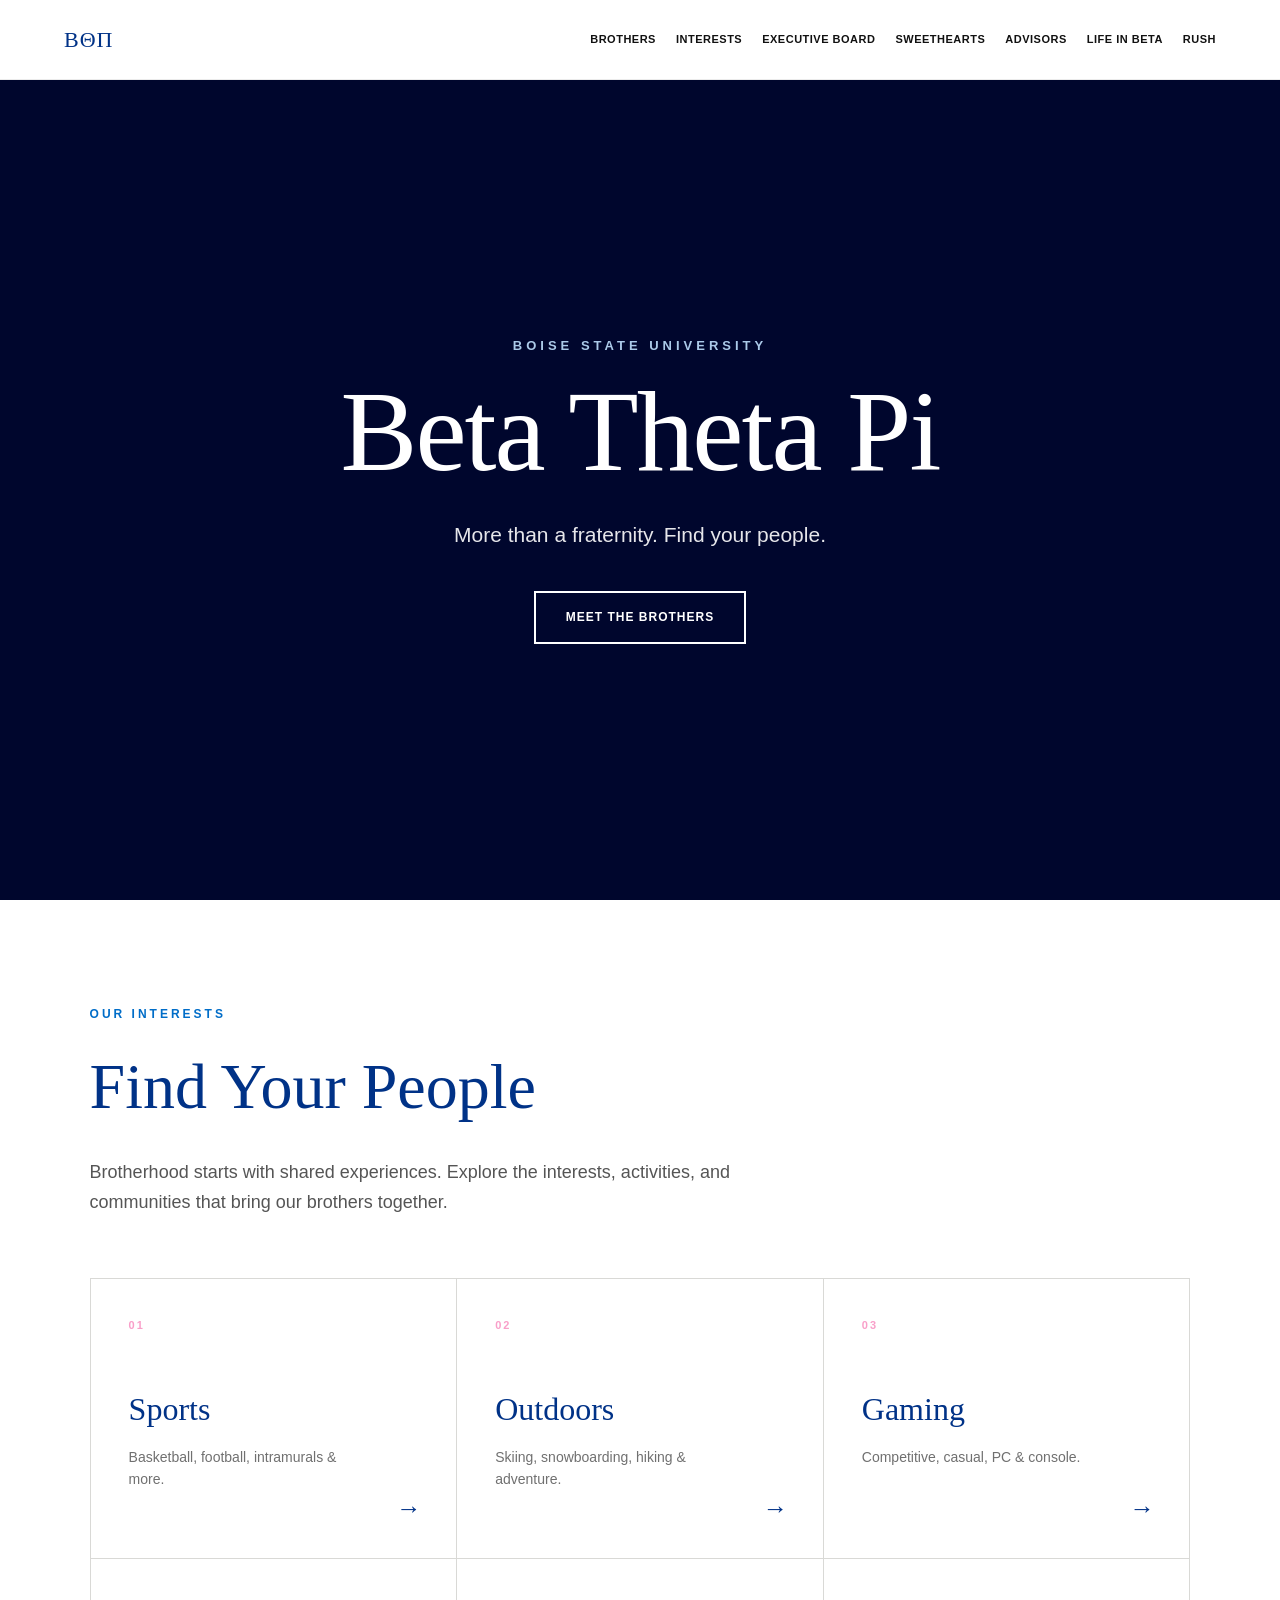
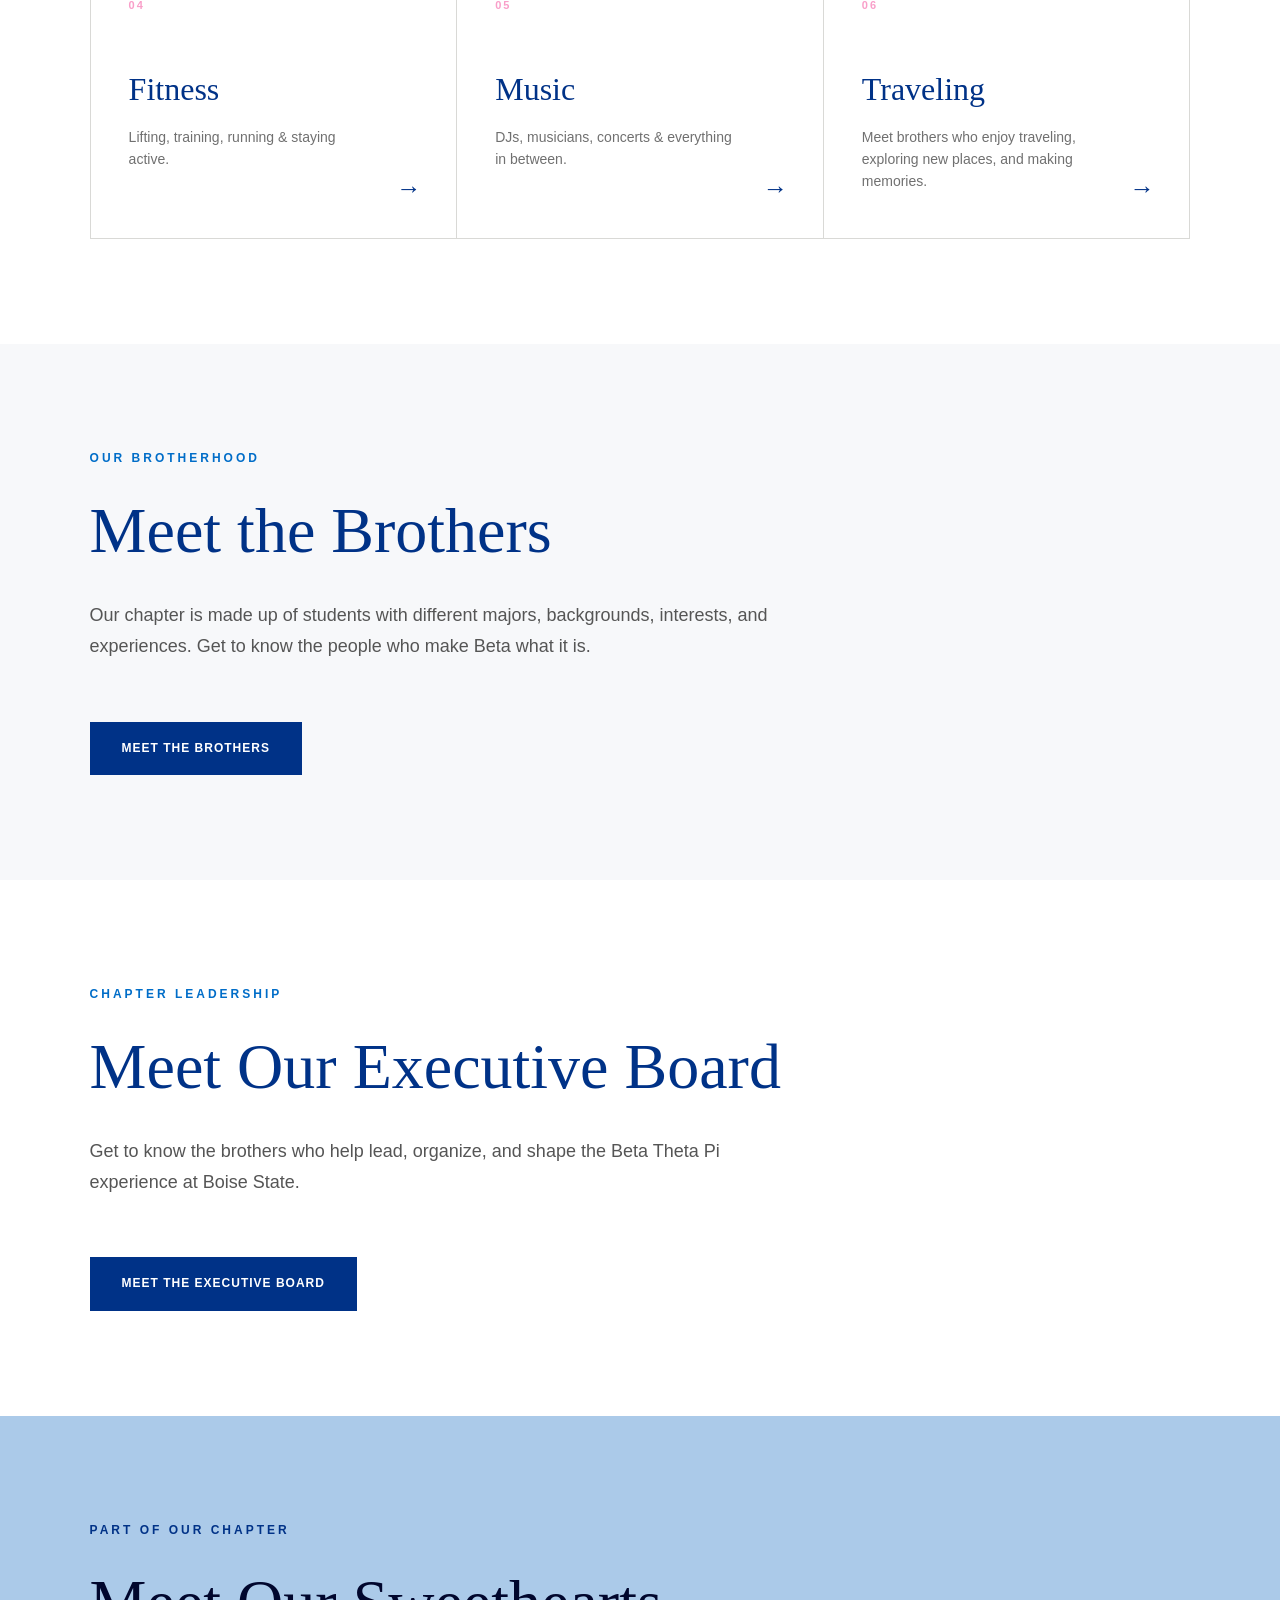
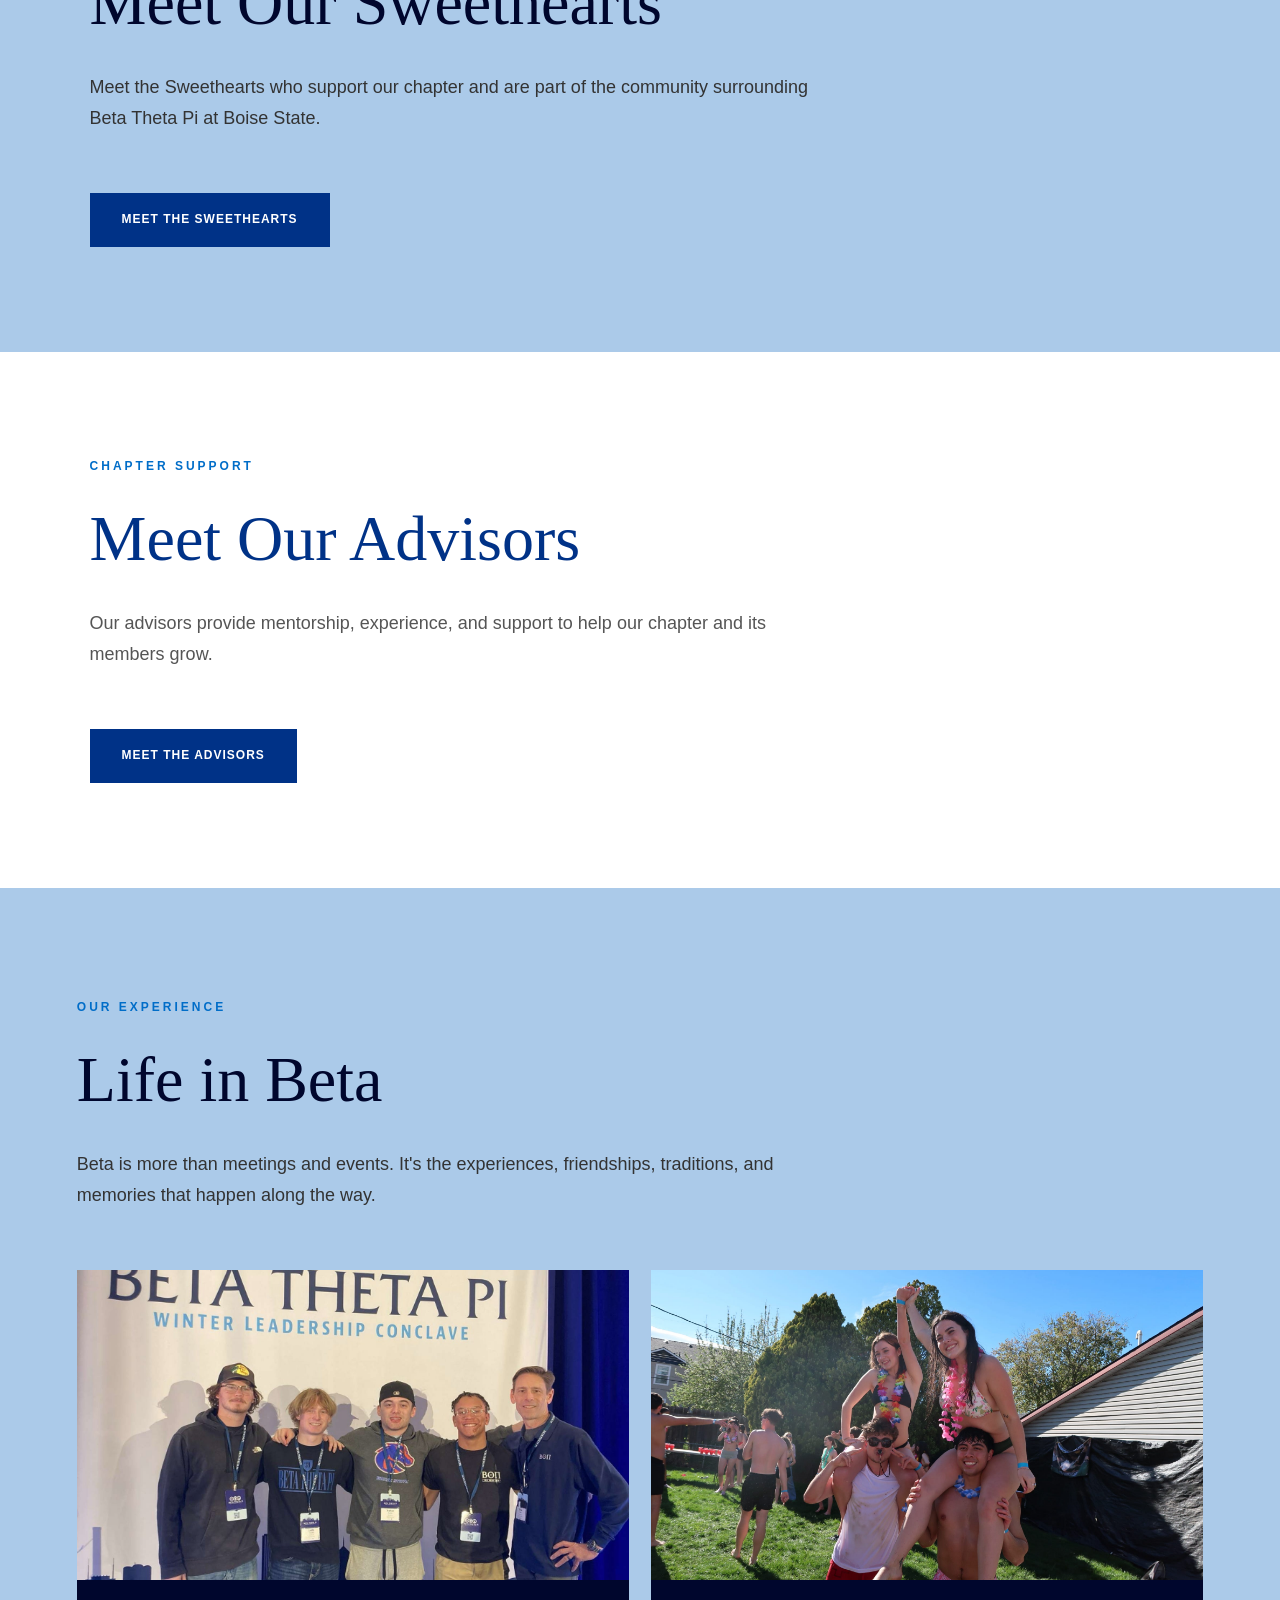
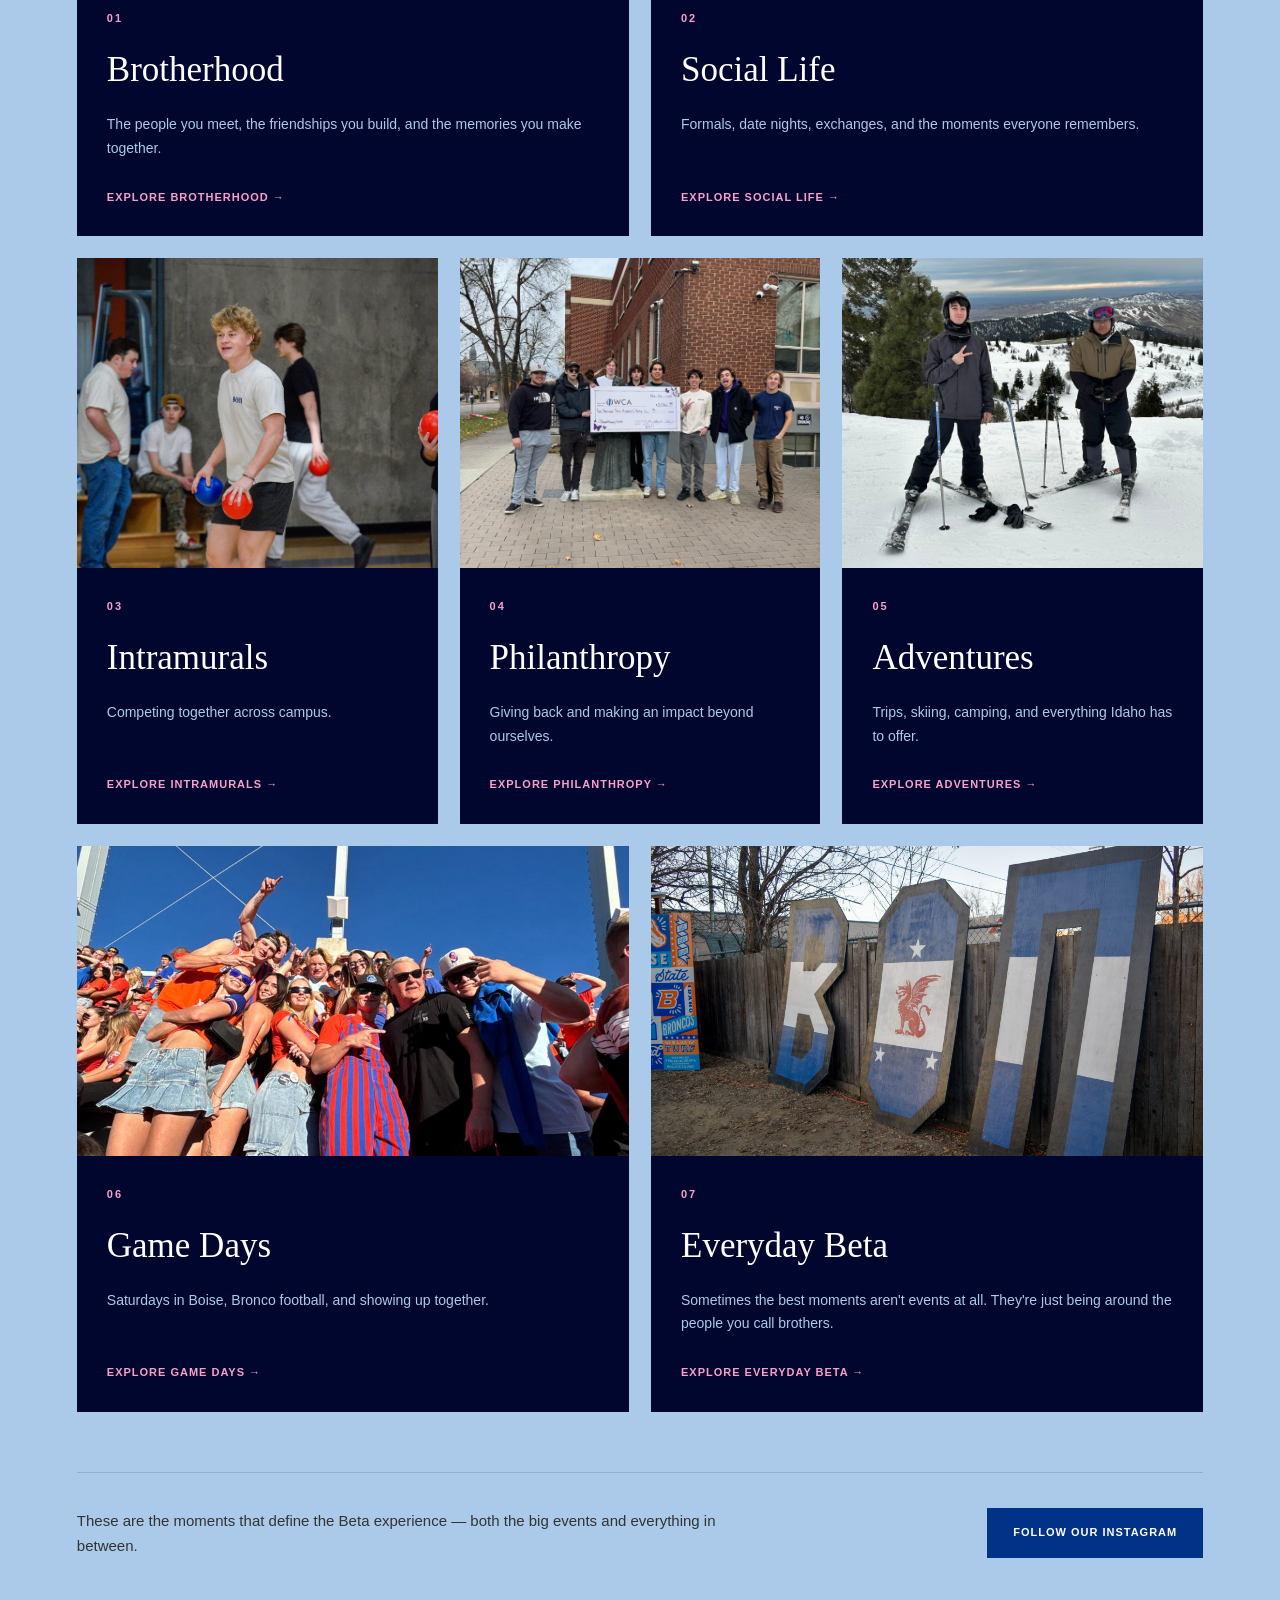
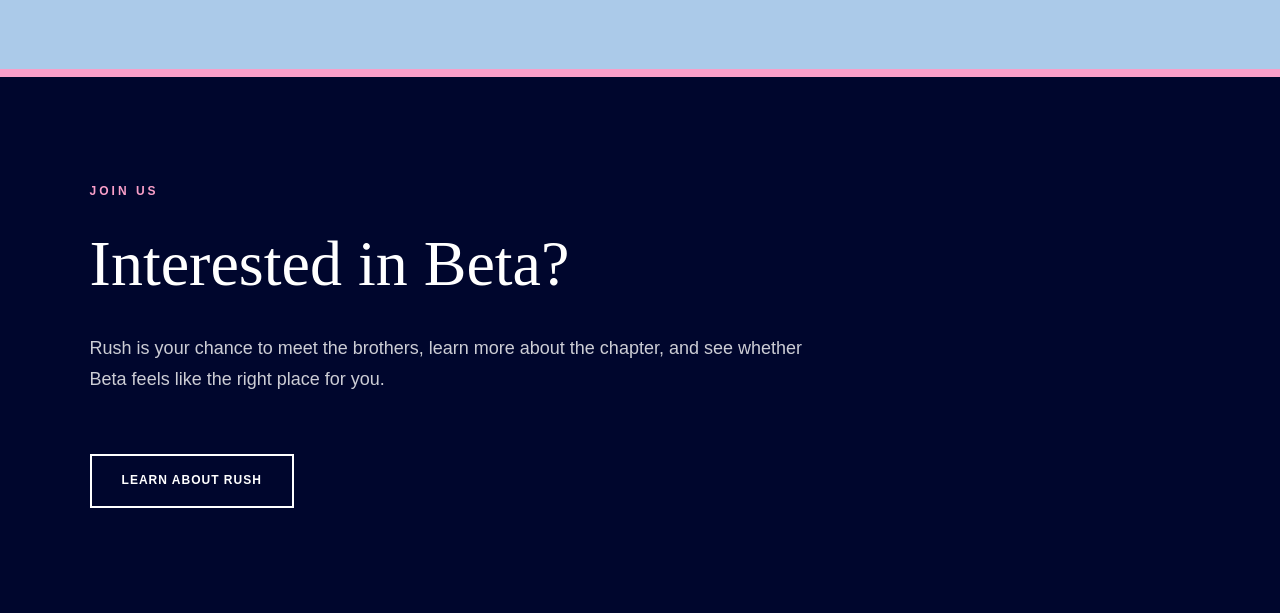
<file: index.html>
<!DOCTYPE html>
<html lang="en">

<head>

    <meta charset="UTF-8">

    <meta name="viewport" content="width=device-width, initial-scale=1.0">

    <title>
        Meet the Betas | Beta Theta Pi
    </title>


    <link rel="stylesheet" href="style.css">


    <link rel="stylesheet" href="life.css">

</head>


<body>


    <!-- ==========================================
         NAVIGATION
    =========================================== -->

    <nav>

        <a href="index.html" class="logo">
            ΒΘΠ
        </a>


        <div class="nav-links">

            <a href="brothers.html">
                Brothers
            </a>

            <a href="#interests">
                Interests
            </a>

            <a href="executive-board.html">
                Executive Board
            </a>

            <a href="sweethearts.html">
                Sweethearts
            </a>

            <a href="advisors.html">
                Advisors
            </a>

            <a href="#life">
                Life in Beta
            </a>

            <a href="rush.html">
                Rush
            </a>

        </div>

    </nav>



    <!-- ==========================================
         HERO
    =========================================== -->

    <header class="hero">

        <div class="hero-content">

            <p class="hero-small-text">
                Boise State University
            </p>


            <h1>
                Beta Theta Pi
            </h1>


            <p class="hero-description">
                More than a fraternity.
                Find your people.
            </p>


            <a href="brothers.html" class="hero-button">
                Meet the Brothers
            </a>

        </div>

    </header>



    <!-- ==========================================
         INTERESTS
    =========================================== -->

    <section id="interests" class="interests-section">

        <div class="section-heading">

            <p class="section-label">
                OUR INTERESTS
            </p>


            <h2>
                Find Your People
            </h2>


            <p class="section-description">
                Brotherhood starts with shared experiences.
                Explore the interests, activities, and communities
                that bring our brothers together.
            </p>

        </div>



        <div class="interest-grid">


            <a href="brothers.html?interest=Sports" class="interest-card">

                <span class="interest-number">
                    01
                </span>

                <h3>
                    Sports
                </h3>

                <p>
                    Basketball, football,
                    intramurals & more.
                </p>

                <span class="interest-arrow">
                    →
                </span>

            </a>



            <a href="brothers.html?interest=Outdoors" class="interest-card">

                <span class="interest-number">
                    02
                </span>

                <h3>
                    Outdoors
                </h3>

                <p>
                    Skiing, snowboarding,
                    hiking & adventure.
                </p>

                <span class="interest-arrow">
                    →
                </span>

            </a>



            <a href="brothers.html?interest=Gaming" class="interest-card">

                <span class="interest-number">
                    03
                </span>

                <h3>
                    Gaming
                </h3>

                <p>
                    Competitive, casual,
                    PC & console.
                </p>

                <span class="interest-arrow">
                    →
                </span>

            </a>



            <a href="brothers.html?interest=Fitness" class="interest-card">

                <span class="interest-number">
                    04
                </span>

                <h3>
                    Fitness
                </h3>

                <p>
                    Lifting, training,
                    running & staying active.
                </p>

                <span class="interest-arrow">
                    →
                </span>

            </a>



            <a href="brothers.html?interest=Music" class="interest-card">

                <span class="interest-number">
                    05
                </span>

                <h3>
                    Music
                </h3>

                <p>
                    DJs, musicians,
                    concerts & everything in between.
                </p>

                <span class="interest-arrow">
                    →
                </span>

            </a>



            <a href="brothers.html?interest=Traveling" class="interest-card">

                <span class="interest-number">
                    06
                </span>

                <h3>
                    Traveling
                </h3>

                <p>
                    Meet brothers who enjoy traveling,
                    exploring new places, and making memories.
                </p>

                <span class="interest-arrow">
                    →
                </span>

            </a>


        </div>

    </section>



    <!-- ==========================================
         BROTHERS
    =========================================== -->

    <section id="brothers" class="brothers-preview">

        <div class="section-heading">

            <p class="section-label">
                OUR BROTHERHOOD
            </p>


            <h2>
                Meet the Brothers
            </h2>


            <p class="section-description">
                Our chapter is made up of students with
                different majors, backgrounds, interests,
                and experiences. Get to know the people
                who make Beta what it is.
            </p>

        </div>


        <a href="brothers.html" class="hero-button brothers-preview-button">
            Meet the Brothers
        </a>

    </section>



    <!-- ==========================================
         EXECUTIVE BOARD
    =========================================== -->

    <section class="exec-preview">

        <div class="section-heading">

            <p class="section-label">
                CHAPTER LEADERSHIP
            </p>


            <h2>
                Meet Our Executive Board
            </h2>


            <p class="section-description">
                Get to know the brothers who help lead,
                organize, and shape the Beta Theta Pi
                experience at Boise State.
            </p>

        </div>


        <a href="executive-board.html" class="hero-button exec-preview-button">
            Meet the Executive Board
        </a>

    </section>



    <!-- ==========================================
         SWEETHEARTS
    =========================================== -->

    <section class="sweethearts-preview">

        <div class="section-heading">

            <p class="section-label">
                PART OF OUR CHAPTER
            </p>


            <h2>
                Meet Our Sweethearts
            </h2>


            <p class="section-description">
                Meet the Sweethearts who support our chapter
                and are part of the community surrounding Beta
                Theta Pi at Boise State.
            </p>

        </div>


        <a href="sweethearts.html" class="hero-button sweethearts-preview-button">
            Meet the Sweethearts
        </a>

    </section>



    <!-- ==========================================
         ADVISORS
    =========================================== -->

    <section class="advisors-preview">

        <div class="section-heading">

            <p class="section-label">
                CHAPTER SUPPORT
            </p>


            <h2>
                Meet Our Advisors
            </h2>


            <p class="section-description">
                Our advisors provide mentorship,
                experience, and support to help our
                chapter and its members grow.
            </p>

        </div>


        <a href="advisors.html" class="hero-button advisors-preview-button">
            Meet the Advisors
        </a>

    </section>



    <!-- ==========================================
         LIFE IN BETA
    =========================================== -->

    <section id="life" class="life-section">

        <div class="section-heading">

            <p class="section-label">
                OUR EXPERIENCE
            </p>


            <h2>
                Life in Beta
            </h2>


            <p class="section-description">
                Beta is more than meetings and events.
                It's the experiences, friendships,
                traditions, and memories that happen
                along the way.
            </p>

        </div>



        <div class="life-grid">


            <a href="life.html?category=brotherhood" class="life-card life-card-large">

                <div class="life-photo-placeholder">
                    <img src="images/brotherhood/leadership-conclave.JPEG"
                        alt="Beta Theta Pi brothers at leadership conclave">
                </div>


                <div class="life-card-content">

                    <span class="life-card-number">
                        01
                    </span>


                    <h3>
                        Brotherhood
                    </h3>


                    <p>
                        The people you meet,
                        the friendships you build,
                        and the memories you make together.
                    </p>


                    <span class="life-card-action">
                        Explore Brotherhood →
                    </span>

                </div>

            </a>



            <a href="life.html?category=social" class="life-card life-card-large">

                <div class="life-photo-placeholder">
                    <img src="images/social/backyard-social.JPEG" alt="Beta Theta Pi social event">
                </div>


                <div class="life-card-content">

                    <span class="life-card-number">
                        02
                    </span>


                    <h3>
                        Social Life
                    </h3>


                    <p>
                        Formals, date nights,
                        exchanges, and the moments
                        everyone remembers.
                    </p>


                    <span class="life-card-action">
                        Explore Social Life →
                    </span>

                </div>

            </a>



            <a href="life.html?category=intramurals" class="life-card life-card-small">

                <div class="life-photo-placeholder">
                    <img src="images/intramurals/dodgeball.JPEG" alt="Beta Theta Pi intramural dodgeball">
                </div>


                <div class="life-card-content">

                    <span class="life-card-number">
                        03
                    </span>


                    <h3>
                        Intramurals
                    </h3>


                    <p>
                        Competing together
                        across campus.
                    </p>


                    <span class="life-card-action">
                        Explore Intramurals →
                    </span>

                </div>

            </a>



            <a href="life.html?category=philanthropy" class="life-card life-card-small">

                <div class="life-photo-placeholder">
                    <img src="images/philanthropy/wca-check.JPEG" alt="Beta Theta Pi philanthropy donation">
                </div>


                <div class="life-card-content">

                    <span class="life-card-number">
                        04
                    </span>


                    <h3>
                        Philanthropy
                    </h3>


                    <p>
                        Giving back and making
                        an impact beyond ourselves.
                    </p>


                    <span class="life-card-action">
                        Explore Philanthropy →
                    </span>

                </div>

            </a>



            <a href="life.html?category=adventures" class="life-card life-card-small">

                <div class="life-photo-placeholder">
                    <img src="images/adventures/skiing.JPEG" alt="Beta Theta Pi brothers skiing">
                </div>


                <div class="life-card-content">

                    <span class="life-card-number">
                        05
                    </span>


                    <h3>
                        Adventures
                    </h3>


                    <p>
                        Trips, skiing,
                        camping, and everything
                        Idaho has to offer.
                    </p>


                    <span class="life-card-action">
                        Explore Adventures →
                    </span>

                </div>

            </a>



            <a href="life.html?category=gamedays" class="life-card life-card-large">

                <div class="life-photo-placeholder">
                    <img src="images/gamedays/football-game.JPEG" alt="Beta Theta Pi brothers at Boise State football">
                </div>


                <div class="life-card-content">

                    <span class="life-card-number">
                        06
                    </span>


                    <h3>
                        Game Days
                    </h3>


                    <p>
                        Saturdays in Boise,
                        Bronco football,
                        and showing up together.
                    </p>


                    <span class="life-card-action">
                        Explore Game Days →
                    </span>

                </div>

            </a>



            <a href="life.html?category=everyday" class="life-card life-card-large">

                <div class="life-photo-placeholder">
                    <img src="images/everyday/letters.JPEG" alt="Beta Theta Pi chapter letters">
                </div>


                <div class="life-card-content">

                    <span class="life-card-number">
                        07
                    </span>


                    <h3>
                        Everyday Beta
                    </h3>


                    <p>
                        Sometimes the best moments
                        aren't events at all.
                        They're just being around
                        the people you call brothers.
                    </p>


                    <span class="life-card-action">
                        Explore Everyday Beta →
                    </span>

                </div>

            </a>


        </div>



        <div class="life-footer">

            <p class="life-footer-text">
                These are the moments that define
                the Beta experience — both the big
                events and everything in between.
            </p>


            <a href="https://www.instagram.com/beta_boisestate/" class="life-instagram-button" target="_blank"
                rel="noopener noreferrer">
                Follow Our Instagram
            </a>

        </div>

    </section>



    <!-- ==========================================
         RUSH
    =========================================== -->

    <section id="rush" class="rush-preview">

        <div class="section-heading">

            <p class="section-label rush-label">
                JOIN US
            </p>


            <h2>
                Interested in Beta?
            </h2>


            <p class="section-description">
                Rush is your chance to meet the brothers,
                learn more about the chapter, and see
                whether Beta feels like the right place
                for you.
            </p>

        </div>


        <a href="rush.html" class="hero-button">
            Learn About Rush
        </a>

    </section>



    <script src="script.js"></script>

</body>

</html>
</file>
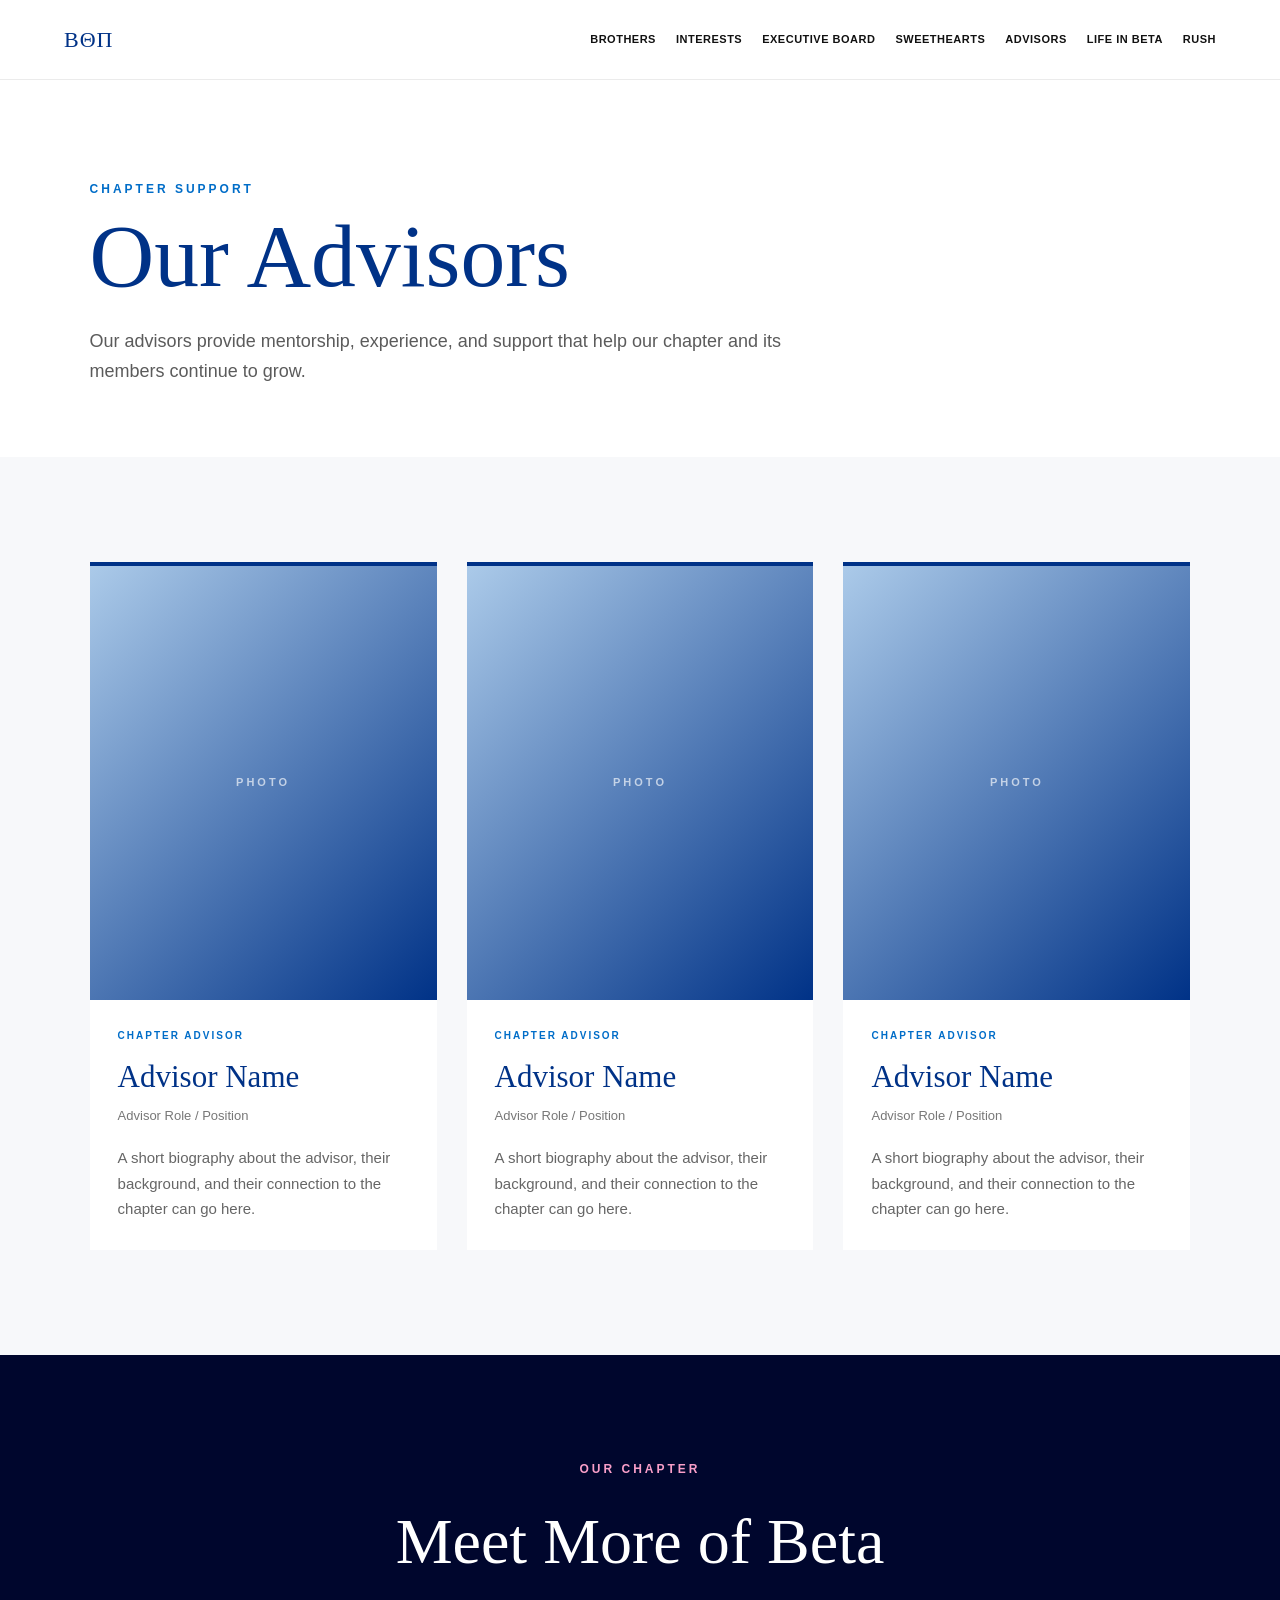
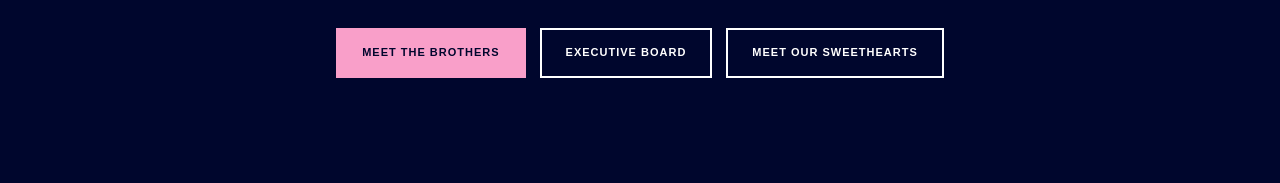
<file: advisors.html>
<!DOCTYPE html>
<html lang="en">

<head>

    <meta charset="UTF-8">

    <meta
        name="viewport"
        content="width=device-width, initial-scale=1.0"
    >

    <title>Our Advisors | Beta Theta Pi</title>

    <link
        rel="stylesheet"
        href="style.css"
    >

    <link
        rel="stylesheet"
        href="chapter.css"
    >

</head>


<body>


    <!-- ==========================================
         NAVIGATION
    =========================================== -->

    <nav>

        <a
            href="index.html"
            class="logo"
        >
            ΒΘΠ
        </a>


        <div class="nav-links">

            <a href="brothers.html">
                Brothers
            </a>

            <a href="index.html#interests">
                Interests
            </a>

            <a href="executive-board.html">
                Executive Board
            </a>

            <a href="sweethearts.html">
                Sweethearts
            </a>

            <a href="advisors.html">
                Advisors
            </a>

            <a href="index.html#life">
                Life in Beta
            </a>

            <a href="rush.html">
                Rush
            </a>

        </div>

    </nav>



    <!-- ==========================================
         HEADER
    =========================================== -->

    <header class="page-header advisor-header">

        <p class="section-label">
            CHAPTER SUPPORT
        </p>


        <h1>
            Our Advisors
        </h1>


        <p>
            Our advisors provide mentorship, experience,
            and support that help our chapter and its members
            continue to grow.
        </p>

    </header>



    <!-- ==========================================
         ADVISORS
    =========================================== -->

    <section class="chapter-people-section advisor-section">

        <div class="chapter-people-grid">


            <!-- ==================================
                 ADVISOR 1
            =================================== -->

            <article class="chapter-person-card">

                <div class="chapter-person-image">

                    <div class="chapter-photo-placeholder">
                        PHOTO
                    </div>

                </div>


                <div class="chapter-person-info">

                    <p class="chapter-person-role">
                        Chapter Advisor
                    </p>


                    <h2>
                        Advisor Name
                    </h2>


                    <p class="chapter-person-details">
                        Advisor Role / Position
                    </p>


                    <p class="chapter-person-description">
                        A short biography about the advisor,
                        their background, and their connection
                        to the chapter can go here.
                    </p>

                </div>

            </article>



            <!-- ==================================
                 ADVISOR 2
            =================================== -->

            <article class="chapter-person-card">

                <div class="chapter-person-image">

                    <div class="chapter-photo-placeholder">
                        PHOTO
                    </div>

                </div>


                <div class="chapter-person-info">

                    <p class="chapter-person-role">
                        Chapter Advisor
                    </p>


                    <h2>
                        Advisor Name
                    </h2>


                    <p class="chapter-person-details">
                        Advisor Role / Position
                    </p>


                    <p class="chapter-person-description">
                        A short biography about the advisor,
                        their background, and their connection
                        to the chapter can go here.
                    </p>

                </div>

            </article>



            <!-- ==================================
                 ADVISOR 3
            =================================== -->

            <article class="chapter-person-card">

                <div class="chapter-person-image">

                    <div class="chapter-photo-placeholder">
                        PHOTO
                    </div>

                </div>


                <div class="chapter-person-info">

                    <p class="chapter-person-role">
                        Chapter Advisor
                    </p>


                    <h2>
                        Advisor Name
                    </h2>


                    <p class="chapter-person-details">
                        Advisor Role / Position
                    </p>


                    <p class="chapter-person-description">
                        A short biography about the advisor,
                        their background, and their connection
                        to the chapter can go here.
                    </p>

                </div>

            </article>


        </div>

    </section>



    <!-- ==========================================
         BOTTOM CTA
    =========================================== -->

    <section class="chapter-bottom-cta">

        <p class="section-label">
            OUR CHAPTER
        </p>


        <h2>
            Meet More of Beta
        </h2>


        <div class="chapter-bottom-links">

            <a
                href="brothers.html"
                class="chapter-button"
            >
                Meet the Brothers
            </a>


            <a
                href="executive-board.html"
                class="chapter-button chapter-button-outline"
            >
                Executive Board
            </a>


            <a
                href="sweethearts.html"
                class="chapter-button chapter-button-outline"
            >
                Meet Our Sweethearts
            </a>

        </div>

    </section>


</body>

</html>
</file>
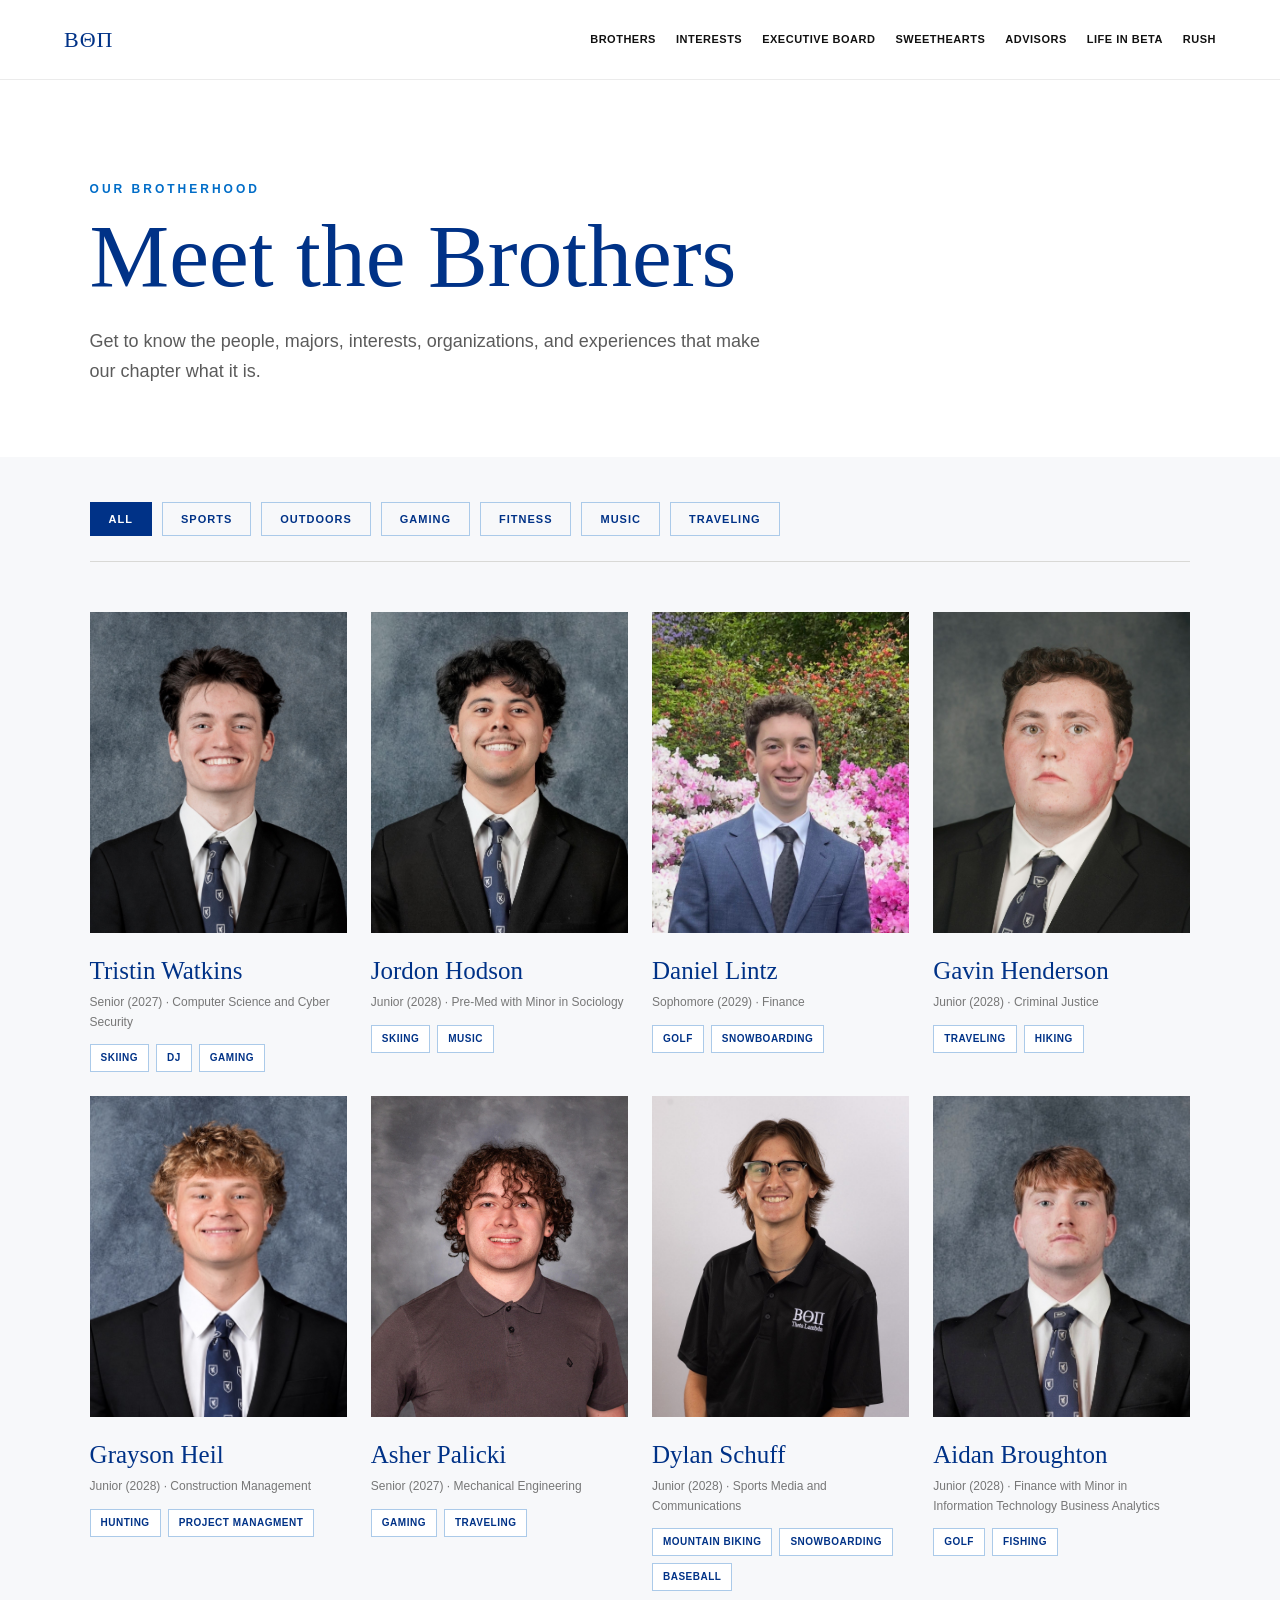
<file: brothers.html>
<!DOCTYPE html>
<html lang="en">

<head>

    <meta charset="UTF-8">

    <meta
        name="viewport"
        content="width=device-width, initial-scale=1.0"
    >

    <title>
        Our Brothers | Beta Theta Pi
    </title>


    <link
        rel="stylesheet"
        href="style.css"
    >

</head>


<body>


    <nav>

        <a
            href="index.html"
            class="logo"
        >
            ΒΘΠ
        </a>


        <div class="nav-links">

            <a href="brothers.html">
                Brothers
            </a>

            <a href="index.html#interests">
                Interests
            </a>

            <a href="executive-board.html">
                Executive Board
            </a>

            <a href="sweethearts.html">
                Sweethearts
            </a>

            <a href="advisors.html">
                Advisors
            </a>

            <a href="index.html#life">
                Life in Beta
            </a>

            <a href="rush.html">
                Rush
            </a>

        </div>

    </nav>



    <header class="page-header">

        <p class="section-label">
            OUR BROTHERHOOD
        </p>


        <h1 id="directory-title">
            Meet the Brothers
        </h1>


        <p>
            Get to know the people, majors, interests,
            organizations, and experiences that make
            our chapter what it is.
        </p>

    </header>



    <section class="brothers-directory">

        <div class="directory-controls">

            <div class="filter-buttons">

                <button
                    class="filter-button active"
                    data-filter="All"
                >
                    All
                </button>


                <button
                    class="filter-button"
                    data-filter="Sports"
                >
                    Sports
                </button>


                <button
                    class="filter-button"
                    data-filter="Outdoors"
                >
                    Outdoors
                </button>


                <button
                    class="filter-button"
                    data-filter="Gaming"
                >
                    Gaming
                </button>


                <button
                    class="filter-button"
                    data-filter="Fitness"
                >
                    Fitness
                </button>


                <button
                    class="filter-button"
                    data-filter="Music"
                >
                    Music
                </button>


                <button
                    class="filter-button"
                    data-filter="Traveling"
                >
                    Traveling
                </button>

            </div>

        </div>


        <div
            class="brother-grid"
            id="all-brothers-grid"
        >
        </div>

    </section>



    <script src="script.js"></script>

</body>

</html>
</file>
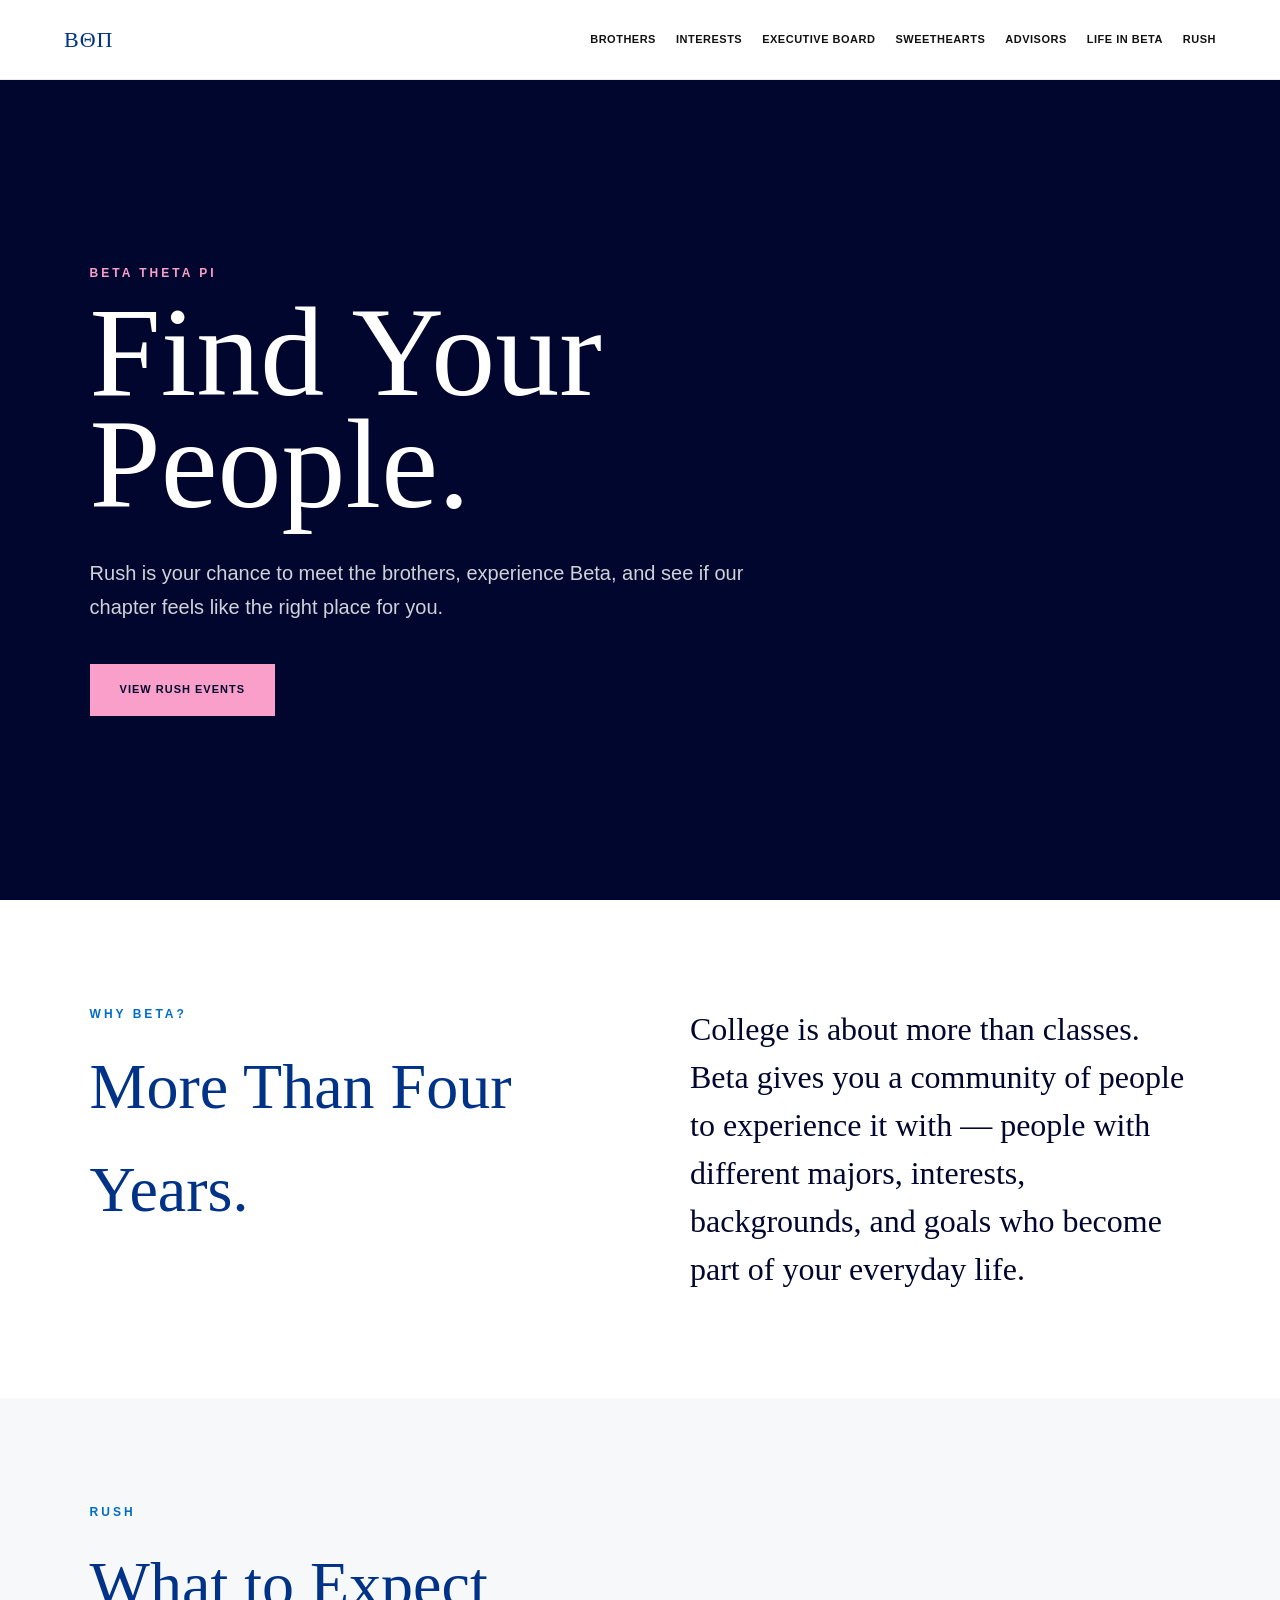
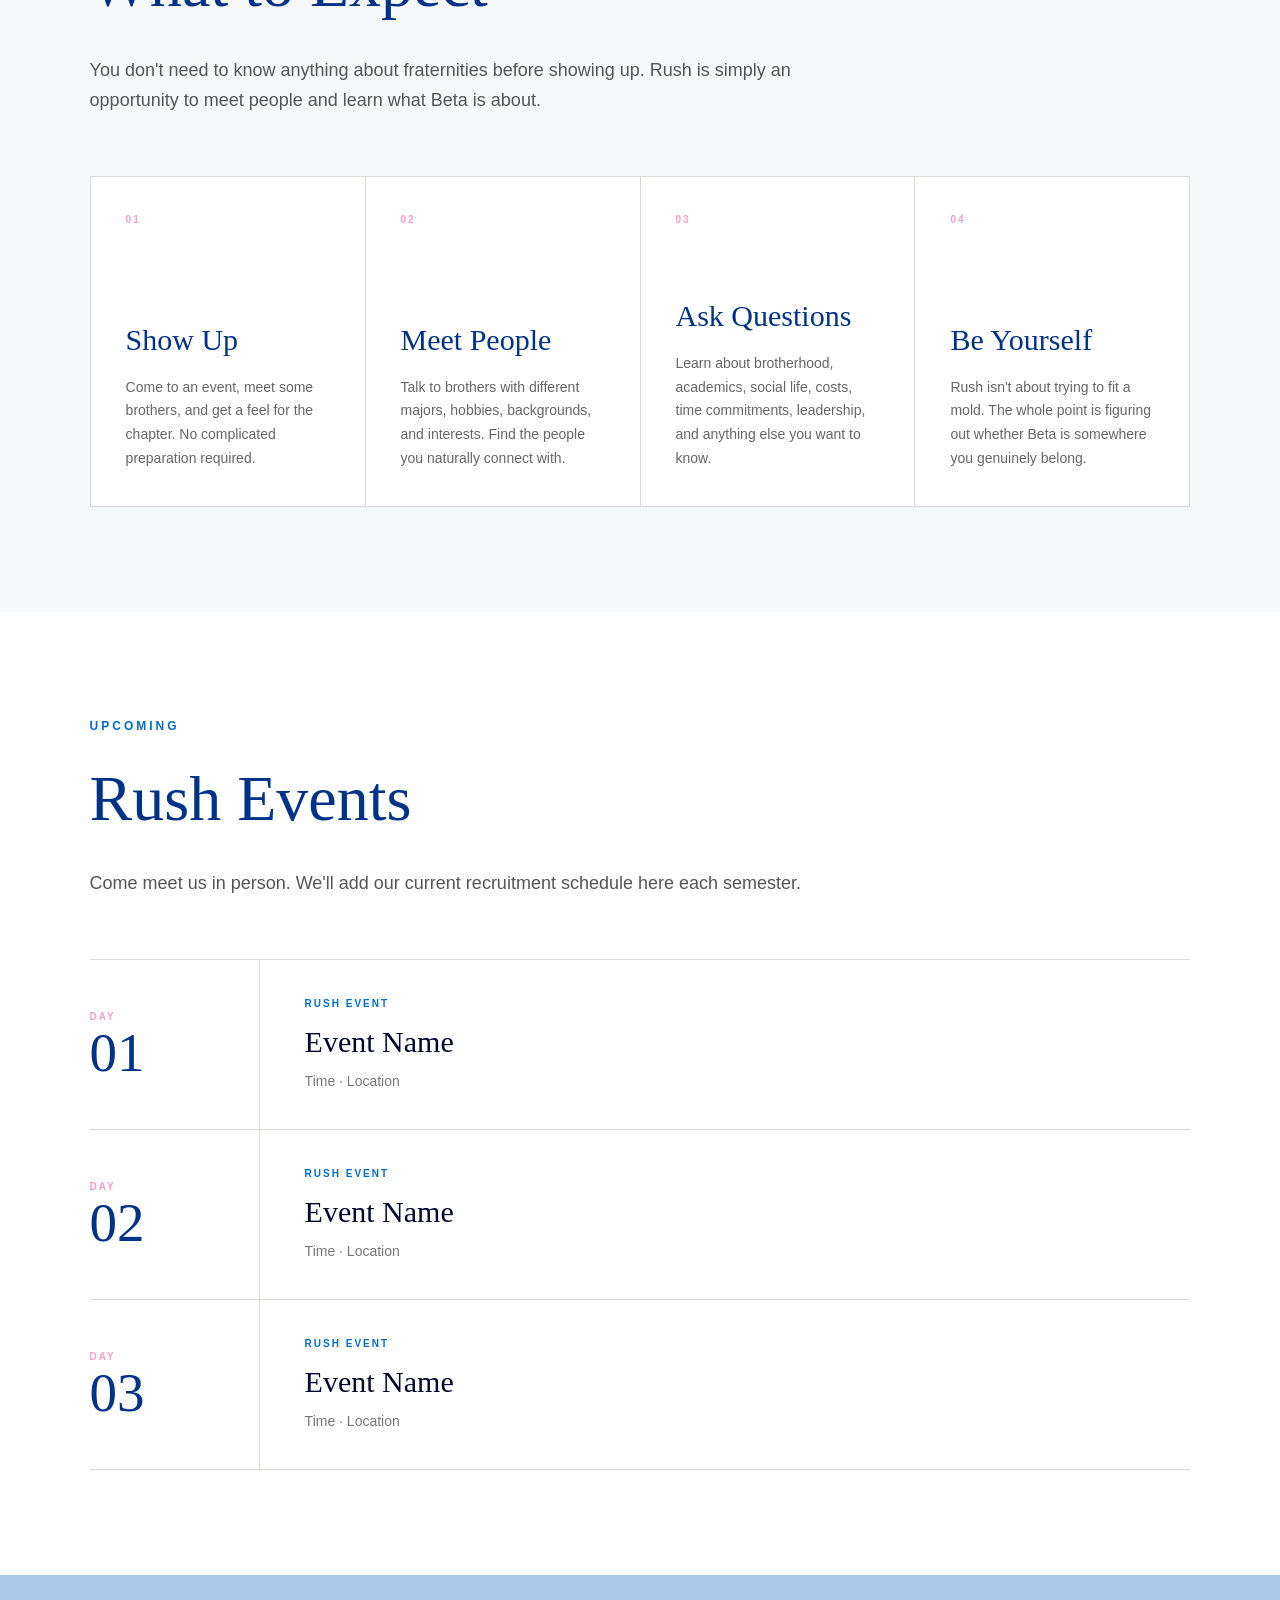
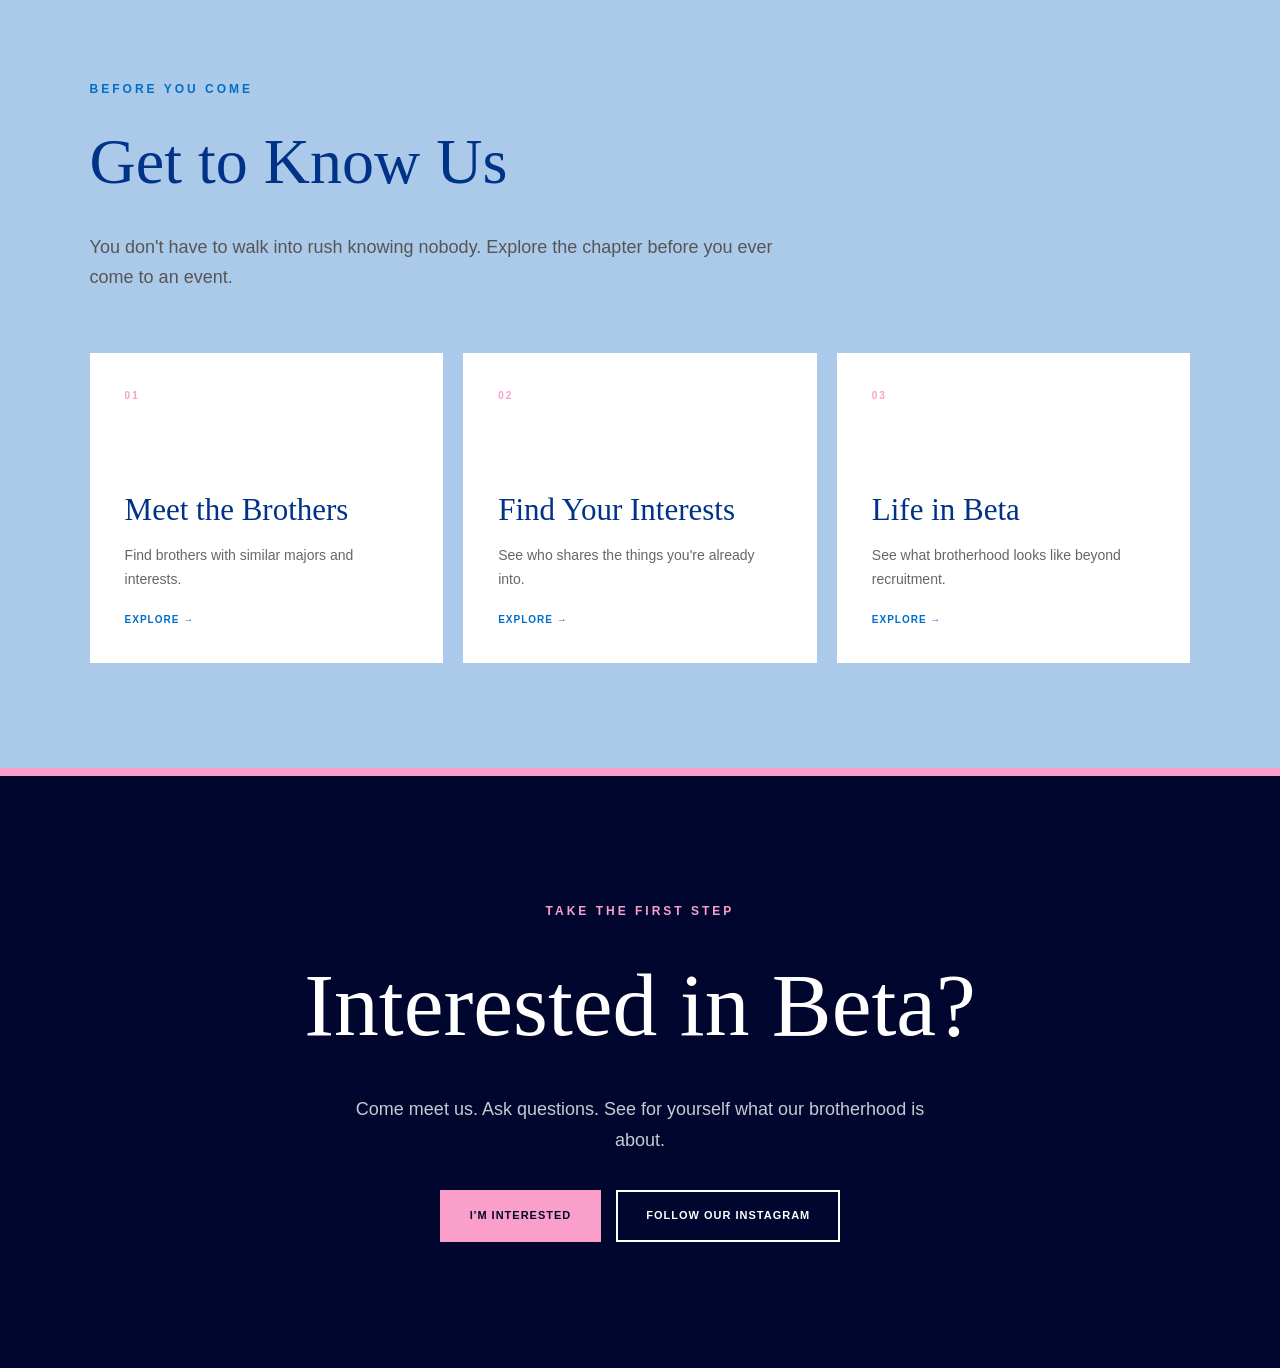
<file: rush.html>
<!DOCTYPE html>
<html lang="en">

<head>

    <meta charset="UTF-8">

    <meta
        name="viewport"
        content="width=device-width, initial-scale=1.0"
    >

    <title>
        Rush Beta | Beta Theta Pi
    </title>


    <link
        rel="stylesheet"
        href="style.css"
    >


    <link
        rel="stylesheet"
        href="rush.css"
    >

</head>


<body>


    <nav>

        <a
            href="index.html"
            class="logo"
        >
            ΒΘΠ
        </a>


        <div class="nav-links">

            <a href="brothers.html">
                Brothers
            </a>

            <a href="index.html#interests">
                Interests
            </a>

            <a href="executive-board.html">
                Executive Board
            </a>

            <a href="sweethearts.html">
                Sweethearts
            </a>

            <a href="advisors.html">
                Advisors
            </a>

            <a href="index.html#life">
                Life in Beta
            </a>

            <a href="rush.html">
                Rush
            </a>

        </div>

    </nav>



    <header class="rush-page-hero">

        <div class="rush-page-hero-content">

            <p class="section-label">
                BETA THETA PI
            </p>


            <h1>
                Find Your<br>
                People.
            </h1>


            <p class="rush-page-hero-text">
                Rush is your chance to meet the brothers,
                experience Beta, and see if our chapter
                feels like the right place for you.
            </p>


            <a
                href="#rush-events"
                class="rush-primary-button"
            >
                View Rush Events
            </a>

        </div>

    </header>



    <section class="rush-intro">

        <div>

            <p class="section-label">
                WHY BETA?
            </p>


            <h2>
                More Than Four Years.
            </h2>

        </div>


        <div class="rush-intro-copy">

            <p>
                College is about more than classes.
                Beta gives you a community of people
                to experience it with — people with
                different majors, interests, backgrounds,
                and goals who become part of your
                everyday life.
            </p>

        </div>

    </section>



    <section class="rush-expect">

        <div class="section-heading">

            <p class="section-label">
                RUSH
            </p>


            <h2>
                What to Expect
            </h2>


            <p class="section-description">
                You don't need to know anything about
                fraternities before showing up. Rush is
                simply an opportunity to meet people
                and learn what Beta is about.
            </p>

        </div>



        <div class="rush-expect-grid">


            <article class="rush-expect-card">

                <span>
                    01
                </span>

                <h3>
                    Show Up
                </h3>

                <p>
                    Come to an event, meet some brothers,
                    and get a feel for the chapter.
                    No complicated preparation required.
                </p>

            </article>



            <article class="rush-expect-card">

                <span>
                    02
                </span>

                <h3>
                    Meet People
                </h3>

                <p>
                    Talk to brothers with different majors,
                    hobbies, backgrounds, and interests.
                    Find the people you naturally connect with.
                </p>

            </article>



            <article class="rush-expect-card">

                <span>
                    03
                </span>

                <h3>
                    Ask Questions
                </h3>

                <p>
                    Learn about brotherhood, academics,
                    social life, costs, time commitments,
                    leadership, and anything else you
                    want to know.
                </p>

            </article>



            <article class="rush-expect-card">

                <span>
                    04
                </span>

                <h3>
                    Be Yourself
                </h3>

                <p>
                    Rush isn't about trying to fit a mold.
                    The whole point is figuring out whether
                    Beta is somewhere you genuinely belong.
                </p>

            </article>


        </div>

    </section>



    <section
        id="rush-events"
        class="rush-events"
    >

        <div class="section-heading">

            <p class="section-label">
                UPCOMING
            </p>


            <h2>
                Rush Events
            </h2>


            <p class="section-description">
                Come meet us in person. We'll add our
                current recruitment schedule here each semester.
            </p>

        </div>



        <div class="rush-events-grid">


            <article class="rush-event">

                <div class="rush-event-date">

                    <span class="rush-event-day">
                        DAY
                    </span>

                    <span class="rush-event-number">
                        01
                    </span>

                </div>


                <div class="rush-event-info">

                    <p class="rush-event-label">
                        RUSH EVENT
                    </p>

                    <h3>
                        Event Name
                    </h3>

                    <p>
                        Time · Location
                    </p>

                </div>

            </article>



            <article class="rush-event">

                <div class="rush-event-date">

                    <span class="rush-event-day">
                        DAY
                    </span>

                    <span class="rush-event-number">
                        02
                    </span>

                </div>


                <div class="rush-event-info">

                    <p class="rush-event-label">
                        RUSH EVENT
                    </p>

                    <h3>
                        Event Name
                    </h3>

                    <p>
                        Time · Location
                    </p>

                </div>

            </article>



            <article class="rush-event">

                <div class="rush-event-date">

                    <span class="rush-event-day">
                        DAY
                    </span>

                    <span class="rush-event-number">
                        03
                    </span>

                </div>


                <div class="rush-event-info">

                    <p class="rush-event-label">
                        RUSH EVENT
                    </p>

                    <h3>
                        Event Name
                    </h3>

                    <p>
                        Time · Location
                    </p>

                </div>

            </article>


        </div>

    </section>



    <section class="rush-explore">

        <div class="section-heading">

            <p class="section-label">
                BEFORE YOU COME
            </p>


            <h2>
                Get to Know Us
            </h2>


            <p class="section-description">
                You don't have to walk into rush knowing
                nobody. Explore the chapter before you
                ever come to an event.
            </p>

        </div>



        <div class="rush-explore-grid">


            <a
                href="brothers.html"
                class="rush-explore-card"
            >

                <span>
                    01
                </span>

                <h3>
                    Meet the Brothers
                </h3>

                <p>
                    Find brothers with similar
                    majors and interests.
                </p>

                <strong>
                    Explore →
                </strong>

            </a>



            <a
                href="index.html#interests"
                class="rush-explore-card"
            >

                <span>
                    02
                </span>

                <h3>
                    Find Your Interests
                </h3>

                <p>
                    See who shares the things
                    you're already into.
                </p>

                <strong>
                    Explore →
                </strong>

            </a>



            <a
                href="index.html#life"
                class="rush-explore-card"
            >

                <span>
                    03
                </span>

                <h3>
                    Life in Beta
                </h3>

                <p>
                    See what brotherhood looks
                    like beyond recruitment.
                </p>

                <strong>
                    Explore →
                </strong>

            </a>


        </div>

    </section>



    <section class="rush-final">

        <div class="rush-final-content">

            <p class="section-label">
                TAKE THE FIRST STEP
            </p>


            <h2>
                Interested in Beta?
            </h2>


            <p>
                Come meet us. Ask questions.
                See for yourself what our
                brotherhood is about.
            </p>


            <div class="rush-final-buttons">

                <a
                    href="https://docs.google.com/forms/d/e/1FAIpQLSeYmGiT2G2oEVwSKm1IKCJGLMruFWYshcB0FbnpRhdTualTZQ/viewform"
                    class="rush-primary-button"
                    target="_blank"
                    rel="noopener noreferrer"
                >
                    I'm Interested
                </a>


                <a
                    href="https://www.instagram.com/beta_boisestate/"
                    class="rush-secondary-button"
                    target="_blank"
                    rel="noopener noreferrer"
                >
                    Follow Our Instagram
                </a>

            </div>

        </div>

    </section>


</body>

</html>
</file>
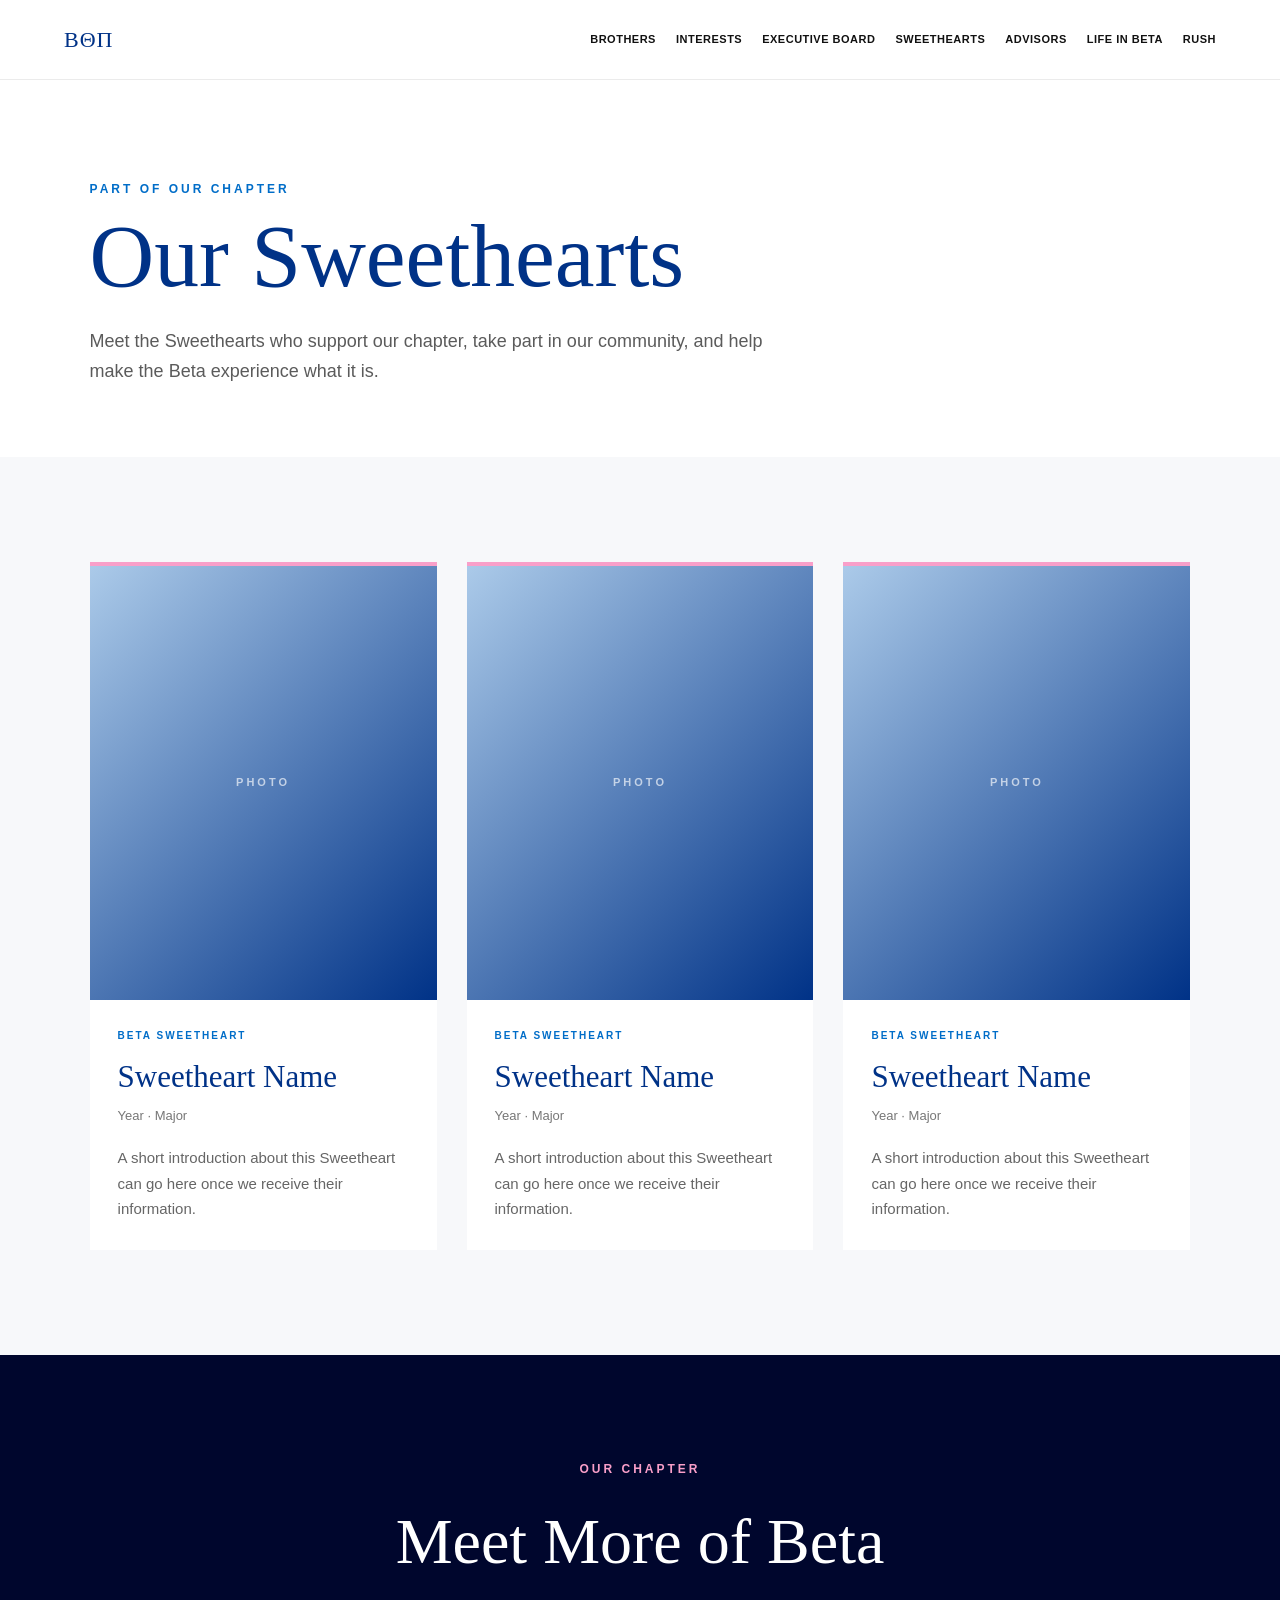
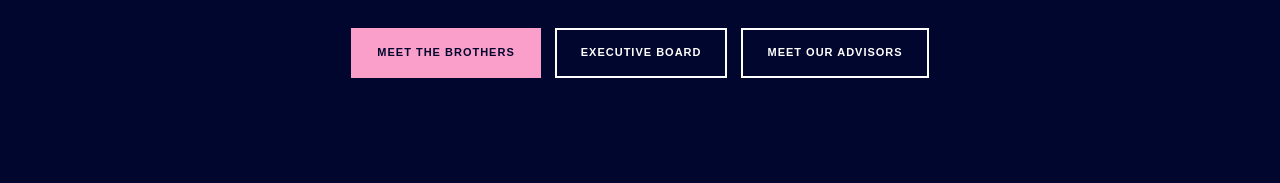
<file: sweethearts.html>
<!DOCTYPE html>
<html lang="en">

<head>

    <meta charset="UTF-8">

    <meta
        name="viewport"
        content="width=device-width, initial-scale=1.0"
    >

    <title>Our Sweethearts | Beta Theta Pi</title>

    <link
        rel="stylesheet"
        href="style.css"
    >

    <link
        rel="stylesheet"
        href="chapter.css"
    >

</head>


<body>


    <!-- ==========================================
         NAVIGATION
    =========================================== -->

    <nav>

        <a
            href="index.html"
            class="logo"
        >
            ΒΘΠ
        </a>


        <div class="nav-links">

            <a href="brothers.html">
                Brothers
            </a>

            <a href="index.html#interests">
                Interests
            </a>

            <a href="executive-board.html">
                Executive Board
            </a>

            <a href="sweethearts.html">
                Sweethearts
            </a>

            <a href="advisors.html">
                Advisors
            </a>

            <a href="index.html#life">
                Life in Beta
            </a>

            <a href="rush.html">
                Rush
            </a>

        </div>

    </nav>



    <!-- ==========================================
         HEADER
    =========================================== -->

    <header class="page-header sweetheart-header">

        <p class="section-label">
            PART OF OUR CHAPTER
        </p>


        <h1>
            Our Sweethearts
        </h1>


        <p>
            Meet the Sweethearts who support our chapter,
            take part in our community, and help make the
            Beta experience what it is.
        </p>

    </header>



    <!-- ==========================================
         SWEETHEARTS
    =========================================== -->

    <section class="chapter-people-section">

        <div class="chapter-people-grid">


            <!-- ==================================
                 SWEETHEART 1
            =================================== -->

            <article class="chapter-person-card">

                <div class="chapter-person-image">

                    <div class="chapter-photo-placeholder">
                        PHOTO
                    </div>

                </div>


                <div class="chapter-person-info">

                    <p class="chapter-person-role">
                        Beta Sweetheart
                    </p>


                    <h2>
                        Sweetheart Name
                    </h2>


                    <p class="chapter-person-details">
                        Year · Major
                    </p>


                    <p class="chapter-person-description">
                        A short introduction about this Sweetheart
                        can go here once we receive their information.
                    </p>

                </div>

            </article>



            <!-- ==================================
                 SWEETHEART 2
            =================================== -->

            <article class="chapter-person-card">

                <div class="chapter-person-image">

                    <div class="chapter-photo-placeholder">
                        PHOTO
                    </div>

                </div>


                <div class="chapter-person-info">

                    <p class="chapter-person-role">
                        Beta Sweetheart
                    </p>


                    <h2>
                        Sweetheart Name
                    </h2>


                    <p class="chapter-person-details">
                        Year · Major
                    </p>


                    <p class="chapter-person-description">
                        A short introduction about this Sweetheart
                        can go here once we receive their information.
                    </p>

                </div>

            </article>



            <!-- ==================================
                 SWEETHEART 3
            =================================== -->

            <article class="chapter-person-card">

                <div class="chapter-person-image">

                    <div class="chapter-photo-placeholder">
                        PHOTO
                    </div>

                </div>


                <div class="chapter-person-info">

                    <p class="chapter-person-role">
                        Beta Sweetheart
                    </p>


                    <h2>
                        Sweetheart Name
                    </h2>


                    <p class="chapter-person-details">
                        Year · Major
                    </p>


                    <p class="chapter-person-description">
                        A short introduction about this Sweetheart
                        can go here once we receive their information.
                    </p>

                </div>

            </article>


        </div>

    </section>



    <!-- ==========================================
         BOTTOM CTA
    =========================================== -->

    <section class="chapter-bottom-cta">

        <p class="section-label">
            OUR CHAPTER
        </p>


        <h2>
            Meet More of Beta
        </h2>


        <div class="chapter-bottom-links">

            <a
                href="brothers.html"
                class="chapter-button"
            >
                Meet the Brothers
            </a>


            <a
                href="executive-board.html"
                class="chapter-button chapter-button-outline"
            >
                Executive Board
            </a>


            <a
                href="advisors.html"
                class="chapter-button chapter-button-outline"
            >
                Meet Our Advisors
            </a>

        </div>

    </section>


</body>

</html>
</file>
<file: style.css>
/* ==========================================
   BETA THETA PI DESIGN SYSTEM
========================================== */

:root {

    --beta-pink: #F99FC9;

    --beta-light-blue: #ABCAE9;

    --beta-azure: #006DC8;

    --beta-sapphire: #003287;

    --beta-deep-blue: #00062D;

    --beta-gunmetal: #333333;

    --beta-silver: #BCBCBC;

    --beta-timberwolf: #D9D9D6;

    --white: #FFFFFF;

    --off-white: #F7F8FA;


    --heading-font:
        "Friz Quadrata",
        Georgia,
        "Times New Roman",
        serif;


    --display-font:
        "Gotham",
        "Helvetica Neue",
        Arial,
        sans-serif;


    --body-font:
        "Helvetica Neue",
        Helvetica,
        Arial,
        sans-serif;
}



/* ==========================================
   RESET
========================================== */

* {
    margin: 0;

    padding: 0;

    box-sizing: border-box;
}


html {
    scroll-behavior: smooth;
}


body {
    font-family: var(--body-font);

    background: var(--white);

    color: var(--beta-gunmetal);

    line-height: 1.6;
}



/* ==========================================
   NAVIGATION
========================================== */

nav {

    height: 80px;

    padding: 0 5%;


    display: flex;

    align-items: center;

    justify-content: space-between;


    background: var(--white);


    border-bottom:
        1px solid rgba(0, 0, 0, 0.08);


    position: sticky;

    top: 0;

    z-index: 1000;
}


.logo {

    font-family: var(--heading-font);

    font-size: 22px;

    color: var(--beta-sapphire);

    text-decoration: none;

    letter-spacing: 1px;
}


.nav-links {

    display: flex;

    align-items: center;

    gap: 36px;
}


.nav-links a {

    position: relative;


    font-family: var(--display-font);

    font-size: 13px;

    font-weight: 600;


    letter-spacing: 0.5px;

    text-transform: uppercase;


    color: #111111;

    text-decoration: none;


    padding: 8px 0;
}


.nav-links a::after {

    content: "";


    position: absolute;


    left: 0;

    bottom: 0;


    width: 0;

    height: 2px;


    background: var(--beta-pink);


    transition: width 0.25s ease;
}


.nav-links a:hover::after {

    width: 100%;
}



/* ==========================================
   HERO
========================================== */

.hero {

    min-height: calc(100vh - 80px);


    display: flex;

    align-items: center;

    justify-content: center;


    text-align: center;


    padding: 70px 20px;


    background: var(--beta-deep-blue);


    color: var(--white);
}


.hero-content {

    max-width: 1000px;
}


.hero-small-text {

    font-family: var(--display-font);


    font-size: 13px;

    font-weight: 600;


    letter-spacing: 4px;

    text-transform: uppercase;


    color: var(--beta-light-blue);


    margin-bottom: 25px;
}


.hero h1 {

    font-family: var(--heading-font);


    font-size: clamp(
        65px,
        9vw,
        120px
    );


    font-weight: normal;


    line-height: 0.88;


    letter-spacing: -2px;


    margin-bottom: 35px;
}


.hero-description {

    font-size: 21px;


    font-weight: 300;


    color:
        rgba(
            255,
            255,
            255,
            0.9
        );


    margin-bottom: 40px;
}



/* ==========================================
   HERO BUTTON
========================================== */

.hero-button {

    display: inline-block;


    padding: 15px 30px;


    border: 2px solid var(--white);


    color: var(--white);


    background: transparent;


    font-family: var(--display-font);


    font-size: 12px;


    font-weight: 700;


    letter-spacing: 1px;


    text-transform: uppercase;


    text-decoration: none;


    transition: 0.25s ease;
}


.hero-button:hover {

    background: var(--white);

    color: var(--beta-sapphire);
}



/* ==========================================
   GENERAL SECTIONS
========================================== */

section {

    padding: 105px 7%;
}


.section-heading {

    max-width: 760px;

    margin-bottom: 60px;
}


.section-label {

    font-family: var(--display-font);


    font-size: 12px;


    font-weight: 700;


    letter-spacing: 3px;


    text-transform: uppercase;


    color: var(--beta-azure);


    margin-bottom: 12px;
}


section h2 {

    font-family: var(--heading-font);


    font-size: clamp(
        44px,
        5vw,
        68px
    );


    font-weight: normal;


    color: var(--beta-sapphire);


    margin-bottom: 18px;
}


.section-description {

    max-width: 720px;


    font-size: 18px;


    line-height: 1.7;


    color: #555555;
}



/* ==========================================
   INTEREST SECTION
========================================== */

.interests-section {

    background: var(--white);
}


.interest-grid {

    display: grid;


    grid-template-columns:
        repeat(3, 1fr);


    border-top:
        1px solid var(--beta-timberwolf);


    border-left:
        1px solid var(--beta-timberwolf);
}



/* ==========================================
   INTEREST CARD
========================================== */

.interest-card {

    min-height: 280px;


    padding: 38px;


    display: flex;


    flex-direction: column;


    position: relative;


    text-decoration: none;


    background: var(--white);


    border-right:
        1px solid var(--beta-timberwolf);


    border-bottom:
        1px solid var(--beta-timberwolf);


    transition:
        background 0.3s ease;
}


.interest-number {

    font-family: var(--display-font);


    font-size: 11px;


    font-weight: 700;


    letter-spacing: 2px;


    color: var(--beta-pink);


    margin-bottom: 50px;
}


.interest-card h3 {

    font-family: var(--heading-font);


    font-size: 32px;


    font-weight: normal;


    color: var(--beta-sapphire);


    margin-bottom: 10px;
}


.interest-card p {

    font-size: 14px;


    line-height: 1.6;


    color: #707070;


    max-width: 240px;
}


.interest-arrow {

    position: absolute;


    right: 35px;

    bottom: 30px;


    font-size: 25px;


    color: var(--beta-sapphire);


    transition:
        transform 0.25s ease;
}


.interest-card:hover {

    background: var(--beta-deep-blue);
}


.interest-card:hover h3 {

    color: var(--white);
}


.interest-card:hover p {

    color:
        rgba(
            255,
            255,
            255,
            0.72
        );
}


.interest-card:hover .interest-arrow {

    color: var(--beta-pink);


    transform: translateX(7px);
}



/* ==========================================
   BROTHERS SECTION
========================================== */

.brothers-section {

    background: var(--off-white);
}


.brother-grid {

    display: grid;


    grid-template-columns:
        repeat(4, 1fr);


    gap: 24px;
}



/* ==========================================
   BROTHER CARD
========================================== */

.brother-card {

    display: block;


    text-decoration: none;


    color: inherit;
}


.brother-image {

    width: 100%;


    aspect-ratio: 4 / 5;


    overflow: hidden;


    background: var(--beta-timberwolf);
}


.brother-image img {

    width: 100%;

    height: 100%;


    display: block;


    object-fit: cover;


    transition:
        transform 0.4s ease;
}


.brother-card:hover
.brother-image img {

    transform: scale(1.035);
}


.photo-placeholder {

    width: 100%;

    height: 100%;


    display: flex;


    align-items: center;

    justify-content: center;


    font-family: var(--display-font);


    font-size: 11px;


    font-weight: 700;


    letter-spacing: 3px;


    color: #888888;
}



/* ==========================================
   BROTHER INFO
========================================== */

.brother-info {

    padding-top: 18px;
}


.brother-info h3 {

    font-family: var(--heading-font);


    font-size: 25px;


    font-weight: normal;


    color: var(--beta-sapphire);


    margin-bottom: 2px;
}


.brother-details {

    font-size: 12px;


    color: #777777;


    margin-bottom: 12px;
}



/* ==========================================
   BROTHER TAGS
========================================== */

.brother-tags {

    display: flex;


    flex-wrap: wrap;


    gap: 7px;
}


.brother-tags span {

    padding: 5px 10px;


    border:
        1px solid var(--beta-light-blue);


    font-family: var(--display-font);


    font-size: 10px;


    font-weight: 600;


    letter-spacing: 0.5px;


    text-transform: uppercase;


    color: var(--beta-sapphire);


    background: var(--white);
}



/* ==========================================
   VIEW ALL BROTHERS
========================================== */

.brothers-footer {

    margin-top: 55px;
}


.text-link {

    display: inline-flex;


    align-items: center;


    gap: 15px;


    font-family: var(--display-font);


    font-size: 12px;


    font-weight: 700;


    letter-spacing: 1px;


    text-transform: uppercase;


    text-decoration: none;


    color: var(--beta-sapphire);


    border-bottom:
        2px solid var(--beta-pink);


    padding-bottom: 5px;
}


.text-link span {

    font-size: 20px;


    transition:
        transform 0.25s ease;
}


.text-link:hover span {

    transform: translateX(6px);
}



/* ==========================================
   EXECUTIVE BOARD
========================================== */

#executive-board {

    background: var(--white);
}



/* ==========================================
   LIFE IN BETA
========================================== */

#life {

    background: var(--beta-light-blue);
}


#life h2 {

    color: var(--beta-deep-blue);
}


#life .section-description {

    color: var(--beta-gunmetal);
}



/* ==========================================
   RUSH
========================================== */

#rush {

    background: var(--beta-deep-blue);


    border-top:
        8px solid var(--beta-pink);
}


#rush h2 {

    color: var(--white);
}


#rush .section-description {

    color:
        rgba(
            255,
            255,
            255,
            0.8
        );
}


.rush-label {

    color: var(--beta-pink);
}



/* ==========================================
   BROTHERS PAGE HEADER
========================================== */

.page-header {

    padding:
        100px 7%
        70px;


    background: var(--white);
}


.page-header h1 {

    font-family: var(--heading-font);


    font-size: clamp(
        55px,
        7vw,
        95px
    );


    font-weight: normal;


    color: var(--beta-sapphire);


    line-height: 1;


    margin-bottom: 25px;
}


.page-header p:not(.section-label) {

    max-width: 700px;


    font-size: 18px;


    color: #5b5b5b;


    line-height: 1.7;
}



/* ==========================================
   BROTHERS DIRECTORY
========================================== */

.brothers-directory {

    padding-top: 45px;


    background: var(--off-white);


    min-height: 70vh;
}



/* ==========================================
   DIRECTORY FILTERS
========================================== */

.directory-controls {

    margin-bottom: 50px;


    padding-bottom: 25px;


    border-bottom:
        1px solid var(--beta-timberwolf);
}


.filter-buttons {

    display: flex;


    flex-wrap: wrap;


    gap: 10px;
}


.filter-button {

    padding: 10px 18px;


    background: transparent;


    border:
        1px solid var(--beta-light-blue);


    color: var(--beta-sapphire);


    font-family: var(--display-font);


    font-size: 11px;


    font-weight: 700;


    letter-spacing: 1px;


    text-transform: uppercase;


    cursor: pointer;


    transition: 0.2s ease;
}


.filter-button:hover {

    background: var(--beta-light-blue);
}


.filter-button.active {

    background: var(--beta-sapphire);


    border-color: var(--beta-sapphire);


    color: var(--white);
}



/* ==========================================
   TABLET
========================================== */

@media (max-width: 1000px) {

    .interest-grid {

        grid-template-columns:
            repeat(2, 1fr);
    }


    .brother-grid {

        grid-template-columns:
            repeat(2, 1fr);
    }

}



/* ==========================================
   MOBILE
========================================== */

@media (max-width: 800px) {

    nav {

        height: 70px;


        padding: 0 22px;
    }


    .logo {

        font-size: 18px;
    }


    .nav-links {

        display: none;
    }


    .hero {

        min-height:
            calc(100vh - 70px);


        padding:
            60px 24px;
    }


    section {

        padding:
            75px 24px;
    }


    .page-header {

        padding:
            70px 24px
            50px;
    }

}



@media (max-width: 600px) {

    .interest-grid {

        grid-template-columns:
            1fr;
    }


    .interest-card {

        min-height: 230px;
    }


    .brother-grid {

        grid-template-columns:
            1fr;


        gap: 45px;
    }


    .filter-buttons {

        gap: 7px;
    }


    .filter-button {

        padding:
            8px 12px;


        font-size: 10px;
    }

}

/* ==========================================
   INDIVIDUAL PROFILE
========================================== */

.profile-hero {

    min-height:
        calc(100vh - 80px);

    display: grid;

    grid-template-columns:
        45% 55%;

    padding: 0;

    background:
        var(--beta-deep-blue);
}


.profile-main-photo {

    min-height:
        calc(100vh - 80px);

    overflow: hidden;

    background:
        var(--beta-timberwolf);
}


.profile-main-photo img {

    width: 100%;

    height: 100%;

    display: block;

    object-fit: cover;

    object-position: center top;
}


.profile-intro {

    padding: 9%;

    display: flex;

    flex-direction: column;

    justify-content: center;
}


.profile-intro .section-label {

    color:
        var(--beta-light-blue);
}


.profile-intro h1 {

    font-family:
        var(--heading-font);

    font-size:
        clamp(
            60px,
            7vw,
            105px
        );

    font-weight: normal;

    line-height: 0.95;

    color: var(--white);

    margin-bottom: 25px;
}


.profile-degree {

    font-family:
        var(--display-font);

    font-size: 15px;

    text-transform: uppercase;

    letter-spacing: 1.5px;

    color:
        rgba(
            255,
            255,
            255,
            0.75
        );

    margin-bottom: 28px;
}


.profile-tags {

    display: flex;

    flex-wrap: wrap;

    gap: 10px;

    margin-bottom: 55px;
}


.profile-tags span {

    padding:
        9px 15px;

    border:
        1px solid
        var(--beta-light-blue);

    font-family:
        var(--display-font);

    font-size: 11px;

    font-weight: 700;

    letter-spacing: 1px;

    text-transform: uppercase;

    color: var(--white);
}


.profile-back {

    width: fit-content;

    font-family:
        var(--display-font);

    font-size: 11px;

    font-weight: 700;

    letter-spacing: 1px;

    text-transform: uppercase;

    text-decoration: none;

    color:
        var(--beta-pink);

    border-bottom:
        1px solid
        var(--beta-pink);

    padding-bottom: 5px;
}



/* ==========================================
   PROFILE ABOUT
========================================== */

.profile-about {

    display: grid;

    grid-template-columns:
        1fr 1fr;

    gap: 100px;

    background:
        var(--white);
}


.profile-about h2 {

    margin-bottom: 0;
}


.profile-about-copy {

    display: flex;

    align-items: center;
}


.profile-about-copy p {

    font-family:
        var(--heading-font);

    font-size:
        clamp(
            24px,
            2.5vw,
            37px
        );

    line-height: 1.5;

    color:
        var(--beta-deep-blue);
}



/* ==========================================
   PROFILE GALLERY
========================================== */

.profile-interests {

    background:
        var(--off-white);
}


.profile-gallery {

    display: grid;

    grid-template-columns:
        repeat(2, 1fr);

    gap: 30px;
}


.profile-gallery-card {

    background:
        var(--white);
}


.profile-gallery-card img {

    width: 100%;

    height: 600px;

    display: block;

    object-fit: cover;
}


.profile-gallery-info {

    padding: 30px;
}


.profile-gallery-info h3 {

    font-family:
        var(--heading-font);

    font-size: 31px;

    font-weight: normal;

    color:
        var(--beta-sapphire);

    margin-bottom: 10px;
}


.profile-gallery-info p {

    font-size: 15px;

    line-height: 1.7;

    color: #666666;

    max-width: 500px;
}


/* ==========================================
   MOBILE PROFILE
========================================== */

@media (max-width: 800px) {

    .profile-hero {

        grid-template-columns:
            1fr;
    }


    .profile-main-photo {

        min-height: auto;

        height: 65vh;
    }


    .profile-intro {

        padding:
            70px 24px;
    }


    .profile-about {

        grid-template-columns:
            1fr;

        gap: 40px;
    }


    .profile-gallery {

        grid-template-columns:
            1fr;
    }


    .profile-gallery-card img {

        height: 500px;
    }

}

/* ==========================================
   EXECUTIVE BOARD
========================================== */

.exec-section {
    background: var(--white);
}

.exec-grid {
    display: grid;
    grid-template-columns: repeat(4, minmax(0, 1fr));
    gap: 28px;
    width: 100%;
}

.exec-card {
    background: var(--off-white);
    border-top: 4px solid var(--beta-pink);
}

.exec-photo-placeholder {
    width: 100%;
    aspect-ratio: 4 / 5;

    display: flex;
    align-items: center;
    justify-content: center;

    background: var(--beta-timberwolf);

    font-family: var(--display-font);
    font-size: 11px;
    font-weight: 700;
    letter-spacing: 3px;

    color: #888888;
}

.exec-info {
    padding: 24px;
}

.exec-role {
    font-family: var(--display-font);

    font-size: 10px;
    font-weight: 700;

    letter-spacing: 2px;
    text-transform: uppercase;

    color: var(--beta-azure);

    margin-bottom: 8px;
}

.exec-info h3 {
    font-family: var(--heading-font);

    font-size: 27px;
    font-weight: normal;

    color: var(--beta-sapphire);

    margin-bottom: 12px;
}

.exec-description {
    font-size: 14px;
    line-height: 1.7;

    color: #666666;
}


/* TABLET */

@media (max-width: 1000px) {

    .exec-grid {
        grid-template-columns: repeat(2, 1fr);
    }

}


/* PHONE */

@media (max-width: 600px) {

    .exec-grid {
        grid-template-columns: 1fr;
    }

}

/* ==========================================
   EXECUTIVE BOARD HOMEPAGE PREVIEW
========================================== */

.exec-preview {
    background: var(--white);
}

.exec-preview-button {
    background: var(--beta-sapphire);
    border-color: var(--beta-sapphire);
    color: var(--white);
}

.exec-preview-button:hover {
    background: var(--beta-deep-blue);
    border-color: var(--beta-deep-blue);
    color: var(--white);
}

/* ==========================================
   BROTHERS HOMEPAGE PREVIEW
========================================== */

.brothers-preview {
    background: var(--off-white);
}


.brothers-preview-button {
    background: var(--beta-sapphire);

    border-color: var(--beta-sapphire);

    color: var(--white);
}


.brothers-preview-button:hover {
    background: var(--beta-deep-blue);

    border-color: var(--beta-deep-blue);

    color: var(--white);
}

/* ==========================================
   RUSH HOMEPAGE PREVIEW
========================================== */

.rush-preview {
    background: var(--beta-deep-blue);
    border-top: 8px solid var(--beta-pink);
}


.rush-preview h2 {
    color: var(--white);
}


.rush-preview .section-description {
    color: rgba(
        255,
        255,
        255,
        0.8
    );
}


.rush-preview .hero-button:hover {
    background: var(--white);
    color: var(--beta-sapphire);
}

/* ==========================================
   FINAL NAVIGATION UPDATE
========================================== */

.nav-links {
    gap: 20px;
}


.nav-links a {
    font-size: 11px;
}



/* ==========================================
   SWEETHEARTS HOMEPAGE PREVIEW
========================================== */

.sweethearts-preview {
    background:
        var(--beta-light-blue);
}


.sweethearts-preview
.section-label {
    color:
        var(--beta-sapphire);
}


.sweethearts-preview h2 {
    color:
        var(--beta-deep-blue);
}


.sweethearts-preview
.section-description {
    color:
        var(--beta-gunmetal);
}


.sweethearts-preview-button {
    background:
        var(--beta-sapphire);

    border-color:
        var(--beta-sapphire);

    color:
        var(--white);
}


.sweethearts-preview-button:hover {
    background:
        var(--beta-deep-blue);

    border-color:
        var(--beta-deep-blue);

    color:
        var(--white);
}



/* ==========================================
   ADVISORS HOMEPAGE PREVIEW
========================================== */

.advisors-preview {
    background:
        var(--white);
}


.advisors-preview-button {
    background:
        var(--beta-sapphire);

    border-color:
        var(--beta-sapphire);

    color:
        var(--white);
}


.advisors-preview-button:hover {
    background:
        var(--beta-deep-blue);

    border-color:
        var(--beta-deep-blue);

    color:
        var(--white);
}



/* ==========================================
   NAVBAR RESPONSIVE SAFETY
========================================== */

@media (max-width: 1150px) {

    .nav-links {
        gap: 13px;
    }


    .nav-links a {
        font-size: 10px;
    }

}

/* ==========================================
   EXEC BOARD REAL PHOTOS
========================================== */

.exec-photo {
    width: 100%;
    aspect-ratio: 4 / 5;
    overflow: hidden;
    background: var(--beta-timberwolf);
}


.exec-photo img {
    display: block;
    width: 100%;
    height: 100%;
    object-fit: cover;
}


.exec-profile-link {
    display: inline-block;
    margin-top: 18px;

    font-family: var(--display-font);
    font-size: 11px;
    font-weight: 700;

    letter-spacing: 1px;
    text-transform: uppercase;

    color: var(--beta-azure);
    text-decoration: none;
}


.exec-profile-link:hover {
    color: var(--beta-sapphire);
}

/* ==========================================
   PROFILE SOCIAL LINKS
========================================== */

.profile-socials {
    margin-top: 28px;
}


.instagram-button {
    display: inline-flex;
    align-items: center;
    justify-content: center;

    padding: 12px 22px;

    background: var(--beta-sapphire);
    color: white;

    font-size: 12px;
    font-weight: 700;
    letter-spacing: 0.8px;
    text-transform: uppercase;

    text-decoration: none;

    border: 2px solid var(--beta-sapphire);

    transition: 0.2s ease;
}


.instagram-button:hover {
    background: var(--beta-deep-blue);
    border-color: var(--beta-deep-blue);
}


/* ==========================================
   PROFILE BACK LINK
========================================== */

.profile-back-wrapper {
    margin-top: 34px;
}


.profile-back {
    display: inline-block;

    font-size: 11px;
    font-weight: 700;

    letter-spacing: 0.7px;
    text-transform: uppercase;

    color: var(--beta-pink);

    text-decoration: none;

    padding-bottom: 4px;

    border-bottom: 1px solid transparent;

    transition: 0.2s ease;
}


.profile-back:hover {
    border-bottom-color: var(--beta-pink);
}
</file>
<file: life.css>
/* ==========================================
   LIFE IN BETA
   Beta Theta Pi - Boise State University
========================================== */


/* ==========================================
   HOMEPAGE LIFE SECTION
========================================== */

.life-section {
    padding: 110px 6%;
    background: var(--beta-light-blue);
}


/* ==========================================
   LIFE GRID
========================================== */

.life-grid {
    width: 100%;
    max-width: 1400px;

    margin: 55px auto 0;

    display: grid;

    grid-template-columns:
        repeat(12, 1fr);

    gap: 22px;
}


/* ==========================================
   LIFE CARDS
========================================== */

.life-card {
    position: relative;

    display: flex;
    flex-direction: column;

    min-height: 500px;

    overflow: hidden;

    background: var(--beta-deep-blue);

    color: var(--white);

    text-decoration: none;

    transition:
        transform 0.25s ease,
        box-shadow 0.25s ease;
}


.life-card:hover {
    transform: translateY(-5px);

    box-shadow:
        0 18px 40px rgba(0, 6, 45, 0.15);
}


/* ==========================================
   LARGE / SMALL CARDS
========================================== */

.life-card-large {
    grid-column: span 6;
}


.life-card-small {
    grid-column: span 4;
}


/* ==========================================
   HOMEPAGE CARD PHOTOS
========================================== */

.life-photo-placeholder {
    width: 100%;
    height: 310px;

    padding: 0;

    overflow: hidden;

    background: var(--beta-timberwolf);
}


.life-photo-placeholder img {
    width: 100%;
    height: 100%;

    display: block;

    object-fit: cover;

    transition: transform 0.35s ease;
}


.life-card:hover
.life-photo-placeholder img {
    transform: scale(1.025);
}


/* ==========================================
   LIFE CARD CONTENT
========================================== */

.life-card-content {
    display: flex;
    flex-direction: column;

    flex: 1;

    padding: 30px;
}


.life-card-number {
    margin-bottom: 14px;

    font-size: 11px;
    font-weight: 700;

    letter-spacing: 2px;

    color: var(--beta-pink);
}


.life-card h3 {
    margin: 0 0 15px;

    font-family:
        Georgia,
        "Times New Roman",
        serif;

    font-size: 35px;
    font-weight: 400;

    color: var(--white);
}


.life-card p {
    margin: 0;

    max-width: 520px;

    font-size: 14px;
    line-height: 1.7;

    color: var(--beta-light-blue);
}


.life-card-action {
    display: inline-block;

    margin-top: auto;
    padding-top: 28px;

    font-size: 11px;
    font-weight: 700;

    letter-spacing: 1px;
    text-transform: uppercase;

    color: var(--beta-pink);
}


/* ==========================================
   LIFE FOOTER
========================================== */

.life-footer {
    width: 100%;
    max-width: 1400px;

    margin: 60px auto 0;

    padding-top: 35px;

    border-top:
        1px solid rgba(0, 50, 135, 0.18);

    display: flex;

    align-items: center;
    justify-content: space-between;

    gap: 30px;
}


.life-footer-text {
    max-width: 650px;

    margin: 0;

    font-size: 15px;
    line-height: 1.7;

    color: var(--beta-gunmetal);
}


.life-instagram-button {
    display: inline-flex;

    align-items: center;
    justify-content: center;

    padding: 14px 24px;

    background: var(--beta-sapphire);

    border:
        2px solid var(--beta-sapphire);

    color: var(--white);

    font-size: 11px;
    font-weight: 700;

    letter-spacing: 1px;
    text-transform: uppercase;

    text-decoration: none;

    transition: 0.2s ease;
}


.life-instagram-button:hover {
    background: var(--beta-deep-blue);

    border-color:
        var(--beta-deep-blue);
}


/* ==========================================
   CATEGORY PAGE HERO
========================================== */

.life-page-hero {
    min-height: 500px;

    display: flex;
    align-items: center;

    padding: 110px 8%;

    background: var(--beta-deep-blue);

    color: var(--white);
}


.life-page-hero-content {
    width: 100%;
    max-width: 1200px;

    margin: 0 auto;
}


.life-page-number {
    margin: 0 0 20px;

    font-size: 12px;
    font-weight: 700;

    letter-spacing: 3px;

    color: var(--beta-pink);
}


.life-page-hero
.section-label {
    color: var(--beta-light-blue);
}


.life-page-hero h1 {
    margin: 10px 0 18px;

    max-width: 900px;

    font-family:
        Georgia,
        "Times New Roman",
        serif;

    font-size: clamp(
        56px,
        8vw,
        110px
    );

    font-weight: 400;

    line-height: 0.95;

    color: var(--white);
}


.life-page-subtitle {
    max-width: 700px;

    margin: 0;

    font-size: 18px;
    line-height: 1.65;

    color: var(--beta-light-blue);
}


.life-page-back {
    display: inline-block;

    margin-top: 35px;

    padding-bottom: 5px;

    border-bottom:
        1px solid transparent;

    color: var(--beta-pink);

    font-size: 11px;
    font-weight: 700;

    letter-spacing: 1px;
    text-transform: uppercase;

    text-decoration: none;

    transition: 0.2s ease;
}


.life-page-back:hover {
    border-bottom-color:
        var(--beta-pink);
}


/* ==========================================
   CATEGORY INTRO
========================================== */

.life-page-intro {
    width: 100%;
    max-width: 1300px;

    margin: 0 auto;

    padding: 90px 6%;

    display: grid;

    grid-template-columns:
        0.8fr 1.2fr;

    gap: 80px;

    align-items: start;
}


.life-page-intro h2 {
    margin: 8px 0 0;

    font-family:
        Georgia,
        "Times New Roman",
        serif;

    font-size: 48px;
    font-weight: 400;

    color: var(--beta-deep-blue);
}


.life-page-intro-copy p {
    margin: 0;

    font-size: 18px;
    line-height: 1.8;

    color: var(--beta-gunmetal);
}


/* ==========================================
   DETAIL SECTIONS
========================================== */

.life-details {
    width: 100%;
}


.life-detail-block {
    min-height: 580px;

    display: grid;

    grid-template-columns:
        1fr 1fr;

    align-items: stretch;
}


.life-detail-block:nth-child(even)
.life-detail-photo {
    order: 2;
}


.life-detail-block:nth-child(even)
.life-detail-copy {
    order: 1;
}


/* ==========================================
   DETAIL PHOTOS
========================================== */

.life-detail-photo {
    min-height: 580px;

    padding: 0;

    overflow: hidden;

    background: var(--beta-timberwolf);
}


.life-detail-photo img {
    width: 100%;
    height: 100%;

    min-height: 580px;

    display: block;

    object-fit: cover;

    object-position: center;
}


/* ==========================================
   DETAIL COPY
========================================== */

.life-detail-copy {
    padding: 80px 8%;

    display: flex;
    flex-direction: column;

    justify-content: center;

    background: var(--white);
}


.life-detail-block:nth-child(even)
.life-detail-copy {
    background:
        var(--beta-light-blue);
}


.life-detail-copy h2 {
    margin: 8px 0 20px;

    font-family:
        Georgia,
        "Times New Roman",
        serif;

    font-size: clamp(
        38px,
        5vw,
        62px
    );

    font-weight: 400;

    line-height: 1.05;

    color: var(--beta-deep-blue);
}


.life-detail-copy p:last-child {
    max-width: 650px;

    margin: 0;

    font-size: 16px;
    line-height: 1.8;

    color: var(--beta-gunmetal);
}


/* ==========================================
   PHOTO GALLERY SECTION
========================================== */

.life-page-gallery-section {
    padding: 100px 3%;

    background: var(--beta-light-blue);
}


.life-page-gallery-section
.section-heading {
    max-width: 1300px;

    margin:
        0 auto 45px;
}


/* ==========================================
   PHOTO GALLERY

   IMPORTANT:
   Images keep their full natural shape here.
   No forced crop.
========================================== */

.life-page-gallery {
    width: 100%;
    max-width: 1700px;

    margin: 0 auto;

    display: grid;

    grid-template-columns:
        repeat(
            auto-fit,
            minmax(300px, 1fr)
        );

    gap: 20px;

    align-items: start;
}


.life-gallery-photo {
    width: 100%;

    overflow: hidden;

    background: var(--white);

    display: flex;

    align-items: flex-start;
    justify-content: center;
}


.life-gallery-photo img {
    width: 100%;
    height: auto;

    display: block;

    object-fit: contain;
}


/* ==========================================
   EXPLORE MORE
========================================== */

.life-explore {
    padding: 100px 6%;

    background: var(--white);
}


.life-explore
.section-heading {
    max-width: 1300px;

    margin:
        0 auto 45px;
}


.life-explore-grid {
    width: 100%;
    max-width: 1300px;

    margin: 0 auto;

    display: grid;

    grid-template-columns:
        repeat(3, 1fr);

    gap: 18px;
}


.life-explore-card {
    position: relative;

    min-height: 210px;

    padding: 28px;

    display: flex;
    flex-direction: column;

    justify-content: space-between;

    background: var(--beta-deep-blue);

    color: var(--white);

    text-decoration: none;

    transition:
        transform 0.2s ease,
        background 0.2s ease;
}


.life-explore-card:hover {
    transform: translateY(-4px);

    background: var(--beta-sapphire);
}


.life-explore-card span {
    font-size: 11px;
    font-weight: 700;

    letter-spacing: 2px;

    color: var(--beta-pink);
}


.life-explore-card h3 {
    margin: 28px 0 15px;

    font-family:
        Georgia,
        "Times New Roman",
        serif;

    font-size: 31px;
    font-weight: 400;

    color: var(--white);
}


.life-explore-card p {
    margin: 0;

    font-size: 11px;
    font-weight: 700;

    letter-spacing: 1px;
    text-transform: uppercase;

    color: var(--beta-light-blue);
}


/* ==========================================
   ERROR PAGE
========================================== */

.life-error {
    min-height: 70vh;

    padding: 120px 8%;

    display: flex;
    flex-direction: column;

    align-items: flex-start;
    justify-content: center;

    background: var(--beta-deep-blue);
}


.life-error h1 {
    margin: 10px 0 30px;

    font-family:
        Georgia,
        "Times New Roman",
        serif;

    font-size: 60px;
    font-weight: 400;

    color: var(--white);
}


.life-page-button {
    display: inline-block;

    padding: 13px 22px;

    background: var(--beta-sapphire);

    border:
        2px solid var(--beta-sapphire);

    color: var(--white);

    text-decoration: none;

    font-size: 11px;
    font-weight: 700;

    letter-spacing: 1px;
    text-transform: uppercase;
}


/* ==========================================
   TABLET
========================================== */

@media (max-width: 1000px) {

    .life-section {
        padding:
            85px 5%;
    }


    .life-card-large,
    .life-card-small {
        grid-column: span 6;
    }


    .life-page-intro {
        grid-template-columns:
            1fr;

        gap: 35px;

        padding:
            70px 7%;
    }


    .life-detail-block {
        grid-template-columns:
            1fr;

        min-height: auto;
    }


    .life-detail-photo,
    .life-detail-photo img {
        min-height: 500px;
    }


    .life-detail-block:nth-child(even)
    .life-detail-photo {
        order: 1;
    }


    .life-detail-block:nth-child(even)
    .life-detail-copy {
        order: 2;
    }


    .life-explore-grid {
        grid-template-columns:
            repeat(2, 1fr);
    }


    .life-footer {
        flex-direction: column;

        align-items: flex-start;
    }
}


/* ==========================================
   MOBILE
========================================== */

@media (max-width: 650px) {

    .life-section {
        padding:
            70px 20px;
    }


    .life-grid {
        display: block;
    }


    .life-card {
        min-height: auto;

        margin-bottom: 20px;
    }


    .life-card-large,
    .life-card-small {
        width: 100%;
    }


    .life-photo-placeholder {
        height: 250px;
    }


    .life-card-content {
        padding: 24px;
    }


    .life-card h3 {
        font-size: 30px;
    }


    .life-page-hero {
        min-height: 430px;

        padding:
            90px 24px 70px;
    }


    .life-page-hero h1 {
        font-size: 54px;
    }


    .life-page-subtitle {
        font-size: 16px;
    }


    .life-page-intro {
        padding:
            60px 24px;
    }


    .life-page-intro h2 {
        font-size: 40px;
    }


    .life-page-intro-copy p {
        font-size: 16px;
    }


    .life-detail-photo,
    .life-detail-photo img {
        min-height: 360px;
    }


    .life-detail-copy {
        padding:
            55px 24px;
    }


    .life-detail-copy h2 {
        font-size: 40px;
    }


    .life-page-gallery-section {
        padding:
            75px 20px;
    }


    .life-page-gallery {
        grid-template-columns:
            1fr;

        gap: 18px;
    }


    .life-gallery-photo {
        width: 100%;
    }


    .life-gallery-photo img {
        width: 100%;
        height: auto;

        object-fit: contain;
    }


    .life-explore {
        padding:
            75px 20px;
    }


    .life-explore-grid {
        grid-template-columns:
            1fr;
    }


    .life-explore-card {
        min-height: 180px;
    }


    .life-footer {
        margin-top: 45px;
    }

}
</file>
<file: chapter.css>
/* ==========================================
   SWEETHEARTS + ADVISORS
========================================== */

.chapter-people-section {
    background: var(--off-white);
}


.chapter-people-grid {
    display: grid;

    grid-template-columns:
        repeat(3, minmax(0, 1fr));

    gap: 30px;
}



/* ==========================================
   PERSON CARD
========================================== */

.chapter-person-card {
    background: var(--white);

    border-top:
        4px solid
        var(--beta-pink);
}


.chapter-person-image {
    width: 100%;

    aspect-ratio: 4 / 5;

    overflow: hidden;

    background:
        var(--beta-timberwolf);
}


.chapter-person-image img {
    display: block;

    width: 100%;

    height: 100%;

    object-fit: cover;
}


.chapter-photo-placeholder {
    width: 100%;

    height: 100%;

    display: flex;

    justify-content: center;

    align-items: center;

    background:
        linear-gradient(
            135deg,
            var(--beta-light-blue),
            var(--beta-sapphire)
        );

    font-family:
        var(--display-font);

    font-size: 11px;

    font-weight: 700;

    letter-spacing: 3px;

    color:
        rgba(
            255,
            255,
            255,
            0.65
        );
}



/* ==========================================
   PERSON INFORMATION
========================================== */

.chapter-person-info {
    padding: 28px;
}


.chapter-person-role {
    margin-bottom: 8px;

    font-family:
        var(--display-font);

    font-size: 10px;

    font-weight: 700;

    letter-spacing: 2px;

    text-transform: uppercase;

    color:
        var(--beta-azure);
}


.chapter-person-info h2 {
    margin-bottom: 5px;

    font-size: 31px;

    color:
        var(--beta-sapphire);
}


.chapter-person-details {
    margin-bottom: 18px;

    font-size: 13px;

    color: #777777;
}


.chapter-person-description {
    font-size: 15px;

    line-height: 1.7;

    color: #666666;
}



/* ==========================================
   ADVISORS
========================================== */

.advisor-section
.chapter-person-card {
    border-top-color:
        var(--beta-sapphire);
}



/* ==========================================
   BOTTOM CTA
========================================== */

.chapter-bottom-cta {
    text-align: center;

    background:
        var(--beta-deep-blue);
}


.chapter-bottom-cta
.section-label {
    color:
        var(--beta-pink);
}


.chapter-bottom-cta h2 {
    color:
        var(--white);
}


.chapter-bottom-links {
    display: flex;

    justify-content: center;

    flex-wrap: wrap;

    gap: 14px;

    margin-top: 35px;
}


.chapter-button {
    display: inline-block;

    padding: 14px 24px;

    border:
        2px solid
        var(--beta-pink);

    background:
        var(--beta-pink);

    color:
        var(--beta-deep-blue);

    font-family:
        var(--display-font);

    font-size: 11px;

    font-weight: 700;

    letter-spacing: 1px;

    text-transform: uppercase;

    text-decoration: none;

    transition:
        0.25s ease;
}


.chapter-button:hover {
    background:
        var(--white);

    border-color:
        var(--white);
}


.chapter-button-outline {
    background:
        transparent;

    border-color:
        var(--white);

    color:
        var(--white);
}


.chapter-button-outline:hover {
    background:
        var(--white);

    color:
        var(--beta-deep-blue);
}



/* ==========================================
   TABLET
========================================== */

@media (max-width: 1000px) {

    .chapter-people-grid {
        grid-template-columns:
            repeat(2, 1fr);
    }

}



/* ==========================================
   PHONE
========================================== */

@media (max-width: 650px) {

    .chapter-people-grid {
        grid-template-columns:
            1fr;
    }

}
</file>
<file: rush.css>
/* ==========================================
   RUSH PAGE HERO
========================================== */

.rush-page-hero {
    min-height: calc(100vh - 80px);

    display: flex;
    align-items: center;

    padding: 100px 7%;

    background: var(--beta-deep-blue);

    color: var(--white);
}


.rush-page-hero-content {
    max-width: 950px;
}


.rush-page-hero .section-label {
    color: var(--beta-pink);
}


.rush-page-hero h1 {
    font-family: var(--heading-font);

    font-size: clamp(
        75px,
        10vw,
        145px
    );

    font-weight: normal;

    line-height: 0.88;

    color: var(--white);

    margin-bottom: 35px;
}


.rush-page-hero-text {
    max-width: 700px;

    font-size: 20px;

    line-height: 1.7;

    color: rgba(
        255,
        255,
        255,
        0.82
    );

    margin-bottom: 40px;
}



/* ==========================================
   BUTTONS
========================================== */

.rush-primary-button {
    display: inline-block;

    padding: 15px 28px;

    background: var(--beta-pink);

    border: 2px solid var(--beta-pink);

    color: var(--beta-deep-blue);

    font-family: var(--display-font);

    font-size: 11px;

    font-weight: 700;

    letter-spacing: 1px;

    text-transform: uppercase;

    text-decoration: none;

    transition: 0.25s ease;
}


.rush-primary-button:hover {
    background: var(--white);

    border-color: var(--white);
}


.rush-secondary-button {
    display: inline-block;

    padding: 15px 28px;

    border: 2px solid var(--white);

    color: var(--white);

    font-family: var(--display-font);

    font-size: 11px;

    font-weight: 700;

    letter-spacing: 1px;

    text-transform: uppercase;

    text-decoration: none;

    transition: 0.25s ease;
}


.rush-secondary-button:hover {
    background: var(--white);

    color: var(--beta-deep-blue);
}



/* ==========================================
   WHY BETA
========================================== */

.rush-intro {
    display: grid;

    grid-template-columns:
        1fr 1fr;

    gap: 100px;

    background: var(--white);
}


.rush-intro h2 {
    margin-bottom: 0;
}


.rush-intro-copy {
    display: flex;

    align-items: center;
}


.rush-intro-copy p {
    font-family: var(--heading-font);

    font-size: clamp(
        24px,
        2.5vw,
        37px
    );

    line-height: 1.5;

    color: var(--beta-deep-blue);
}



/* ==========================================
   WHAT TO EXPECT
========================================== */

.rush-expect {
    background: var(--off-white);
}


.rush-expect-grid {
    display: grid;

    grid-template-columns:
        repeat(4, 1fr);

    border-top:
        1px solid
        var(--beta-timberwolf);

    border-left:
        1px solid
        var(--beta-timberwolf);
}


.rush-expect-card {
    min-height: 330px;

    padding: 35px;

    display: flex;

    flex-direction: column;

    border-right:
        1px solid
        var(--beta-timberwolf);

    border-bottom:
        1px solid
        var(--beta-timberwolf);

    background: var(--white);
}


.rush-expect-card > span {
    font-family: var(--display-font);

    font-size: 10px;

    font-weight: 700;

    letter-spacing: 2px;

    color: var(--beta-pink);

    margin-bottom: auto;
}


.rush-expect-card h3 {
    font-family: var(--heading-font);

    font-size: 30px;

    font-weight: normal;

    color: var(--beta-sapphire);

    margin-bottom: 12px;
}


.rush-expect-card p {
    font-size: 14px;

    line-height: 1.7;

    color: #666666;
}



/* ==========================================
   RUSH EVENTS
========================================== */

.rush-events {
    background: var(--white);
}


.rush-events-grid {
    border-top:
        1px solid
        var(--beta-timberwolf);
}


.rush-event {
    display: grid;

    grid-template-columns:
        170px 1fr;

    align-items: center;

    min-height: 170px;

    border-bottom:
        1px solid
        var(--beta-timberwolf);
}


.rush-event-date {
    display: flex;

    flex-direction: column;

    justify-content: center;

    height: 100%;

    padding-right: 30px;

    border-right:
        1px solid
        var(--beta-timberwolf);
}


.rush-event-day {
    font-family: var(--display-font);

    font-size: 10px;

    font-weight: 700;

    letter-spacing: 2px;

    color: var(--beta-pink);
}


.rush-event-number {
    font-family: var(--heading-font);

    font-size: 55px;

    line-height: 1;

    color: var(--beta-sapphire);
}


.rush-event-info {
    padding: 30px 45px;
}


.rush-event-label {
    font-family: var(--display-font);

    font-size: 10px;

    font-weight: 700;

    letter-spacing: 2px;

    color: var(--beta-azure);

    margin-bottom: 6px;
}


.rush-event-info h3 {
    font-family: var(--heading-font);

    font-size: 30px;

    font-weight: normal;

    color: var(--beta-deep-blue);

    margin-bottom: 4px;
}


.rush-event-info > p:not(.rush-event-label) {
    font-size: 14px;

    color: #777777;
}



/* ==========================================
   RUSH EXPLORE
========================================== */

.rush-explore {
    background: var(--beta-light-blue);
}


.rush-explore-grid {
    display: grid;

    grid-template-columns:
        repeat(3, 1fr);

    gap: 20px;
}


.rush-explore-card {
    min-height: 310px;

    padding: 35px;

    display: flex;

    flex-direction: column;

    text-decoration: none;

    background: var(--white);

    transition: 0.25s ease;
}


.rush-explore-card > span {
    font-family: var(--display-font);

    font-size: 10px;

    font-weight: 700;

    letter-spacing: 2px;

    color: var(--beta-pink);

    margin-bottom: auto;
}


.rush-explore-card h3 {
    font-family: var(--heading-font);

    font-size: 31px;

    font-weight: normal;

    color: var(--beta-sapphire);

    margin-bottom: 10px;
}


.rush-explore-card p {
    max-width: 300px;

    font-size: 14px;

    line-height: 1.7;

    color: #666666;

    margin-bottom: 20px;
}


.rush-explore-card strong {
    font-family: var(--display-font);

    font-size: 10px;

    letter-spacing: 1px;

    text-transform: uppercase;

    color: var(--beta-azure);
}


.rush-explore-card:hover {
    transform: translateY(-5px);

    background: var(--beta-deep-blue);
}


.rush-explore-card:hover h3,
.rush-explore-card:hover p {
    color: var(--white);
}


.rush-explore-card:hover strong {
    color: var(--beta-pink);
}



/* ==========================================
   FINAL CTA
========================================== */

.rush-final {
    min-height: 600px;

    display: flex;

    align-items: center;

    justify-content: center;

    text-align: center;

    background: var(--beta-deep-blue);

    border-top:
        8px solid
        var(--beta-pink);
}


.rush-final-content {
    max-width: 850px;
}


.rush-final .section-label {
    color: var(--beta-pink);
}


.rush-final h2 {
    font-size: clamp(
        55px,
        7vw,
        95px
    );

    color: var(--white);
}


.rush-final-content > p:not(.section-label) {
    max-width: 600px;

    margin:
        0 auto 35px;

    font-size: 18px;

    line-height: 1.7;

    color: rgba(
        255,
        255,
        255,
        0.78
    );
}


.rush-final-buttons {
    display: flex;

    justify-content: center;

    gap: 15px;

    flex-wrap: wrap;
}



/* ==========================================
   TABLET
========================================== */

@media (max-width: 1000px) {

    .rush-expect-grid {
        grid-template-columns:
            repeat(2, 1fr);
    }


    .rush-explore-grid {
        grid-template-columns:
            1fr;
    }

}



/* ==========================================
   PHONE
========================================== */

@media (max-width: 650px) {

    .rush-page-hero {
        min-height:
            calc(100vh - 70px);

        padding:
            80px 24px;
    }


    .rush-intro {
        grid-template-columns:
            1fr;

        gap: 40px;
    }


    .rush-expect-grid {
        grid-template-columns:
            1fr;
    }


    .rush-event {
        grid-template-columns:
            90px 1fr;
    }


    .rush-event-info {
        padding:
            25px 20px;
    }


    .rush-event-number {
        font-size: 40px;
    }


    .rush-final {
        min-height: 550px;
    }

}
</file>
